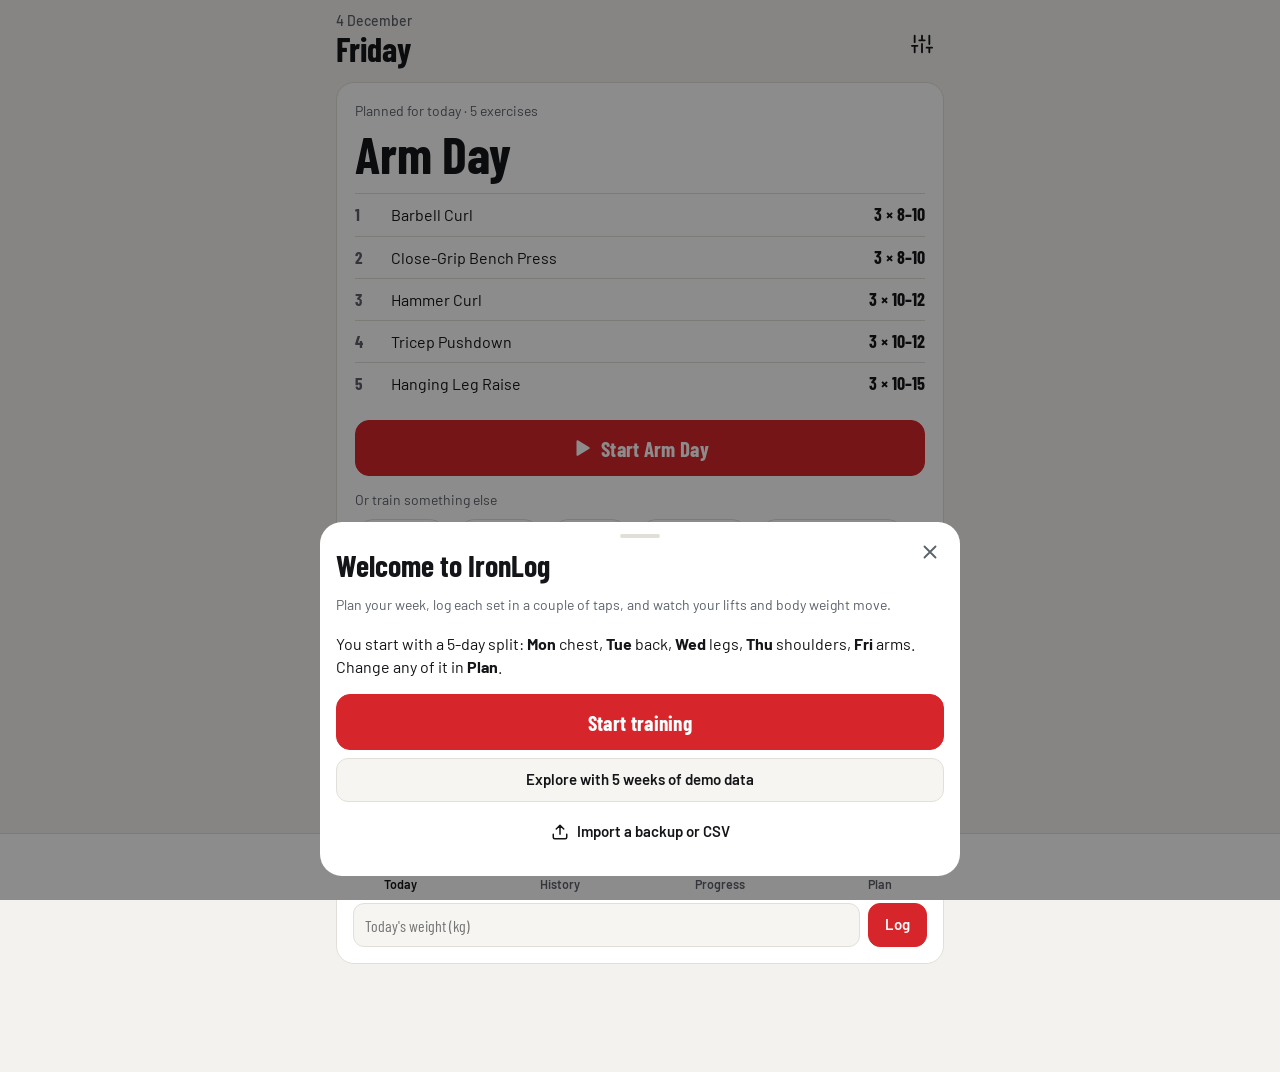
<file: index.html>
<!DOCTYPE html>
<html lang="en">
<head>
<meta charset="utf-8">
<meta name="viewport" content="width=device-width, initial-scale=1, viewport-fit=cover">
<title>IronLog</title>
<meta name="description" content="Gym tracker: weekly routines, sets, reps, weights, PRs and body weight.">
<meta name="theme-color" content="#F3F2EE" media="(prefers-color-scheme: light)">
<meta name="theme-color" content="#0D0E10" media="(prefers-color-scheme: dark)">
<meta name="mobile-web-app-capable" content="yes">
<meta name="apple-mobile-web-app-capable" content="yes">
<meta name="apple-mobile-web-app-title" content="IronLog">
<link rel="manifest" href="manifest.webmanifest">
<link rel="icon" href="icons/icon-192.png">
<link rel="apple-touch-icon" href="icons/apple-180.png">
<link rel="preconnect" href="https://fonts.googleapis.com">
<link rel="preconnect" href="https://fonts.gstatic.com" crossorigin>
<link href="https://fonts.googleapis.com/css2?family=Barlow+Condensed:wght@600;700&family=Barlow:wght@400;500;600;700&display=swap" rel="stylesheet">
<style>
/*
VOICE: a coach's logbook — direct, numeric, no fluff; built for sweaty thumbs between sets.
IDEA: competition bumper plates and the gym whiteboard: red 25s, blue 20s, chalk-white ground.
PICTURE: the live set table is the hero; a weight plate on Today shows the week (one segment per day).
COLOUR and TYPE: chalk/rubber ground, plate red for action, plate blue for "now", gold only for PRs; Barlow Condensed numbers like stamped plates, Barlow text.
LAYOUT: one phone column (max 640px), sticky header, bottom tab bar, bottom sheets, full-screen workout mode.
*/
:root{color-scheme:light dark;
--bg:light-dark(#F3F2EE,#0D0E10);--card:light-dark(#FFFFFF,#17191C);--card2:light-dark(#F6F5F1,#202226);
--ink:light-dark(#141518,#F1F1EF);--muted:light-dark(#5C616A,#9DA3AB);--line:light-dark(#E1DFD8,#2B2E33);
--red:#D7262B;--red-ink:light-dark(#B91D22,#FF6166);--red-soft:light-dark(#FBE4E4,#3A1416);
--blue:light-dark(#1D56CF,#6E9BFF);--blue-soft:light-dark(#E4ECFC,#14213D);
--gold:#F2B705;--gold-soft:light-dark(#FFF4C7,#332A04);--green:light-dark(#17864A,#3CCB7F);--green-soft:light-dark(#E1F4E8,#10291B);
--r:18px;--nav:66px;--sb:env(safe-area-inset-bottom,0px);--st:env(safe-area-inset-top,0px);
--f:'Barlow',system-ui,-apple-system,'Segoe UI',Roboto,sans-serif;--fc:'Barlow Condensed','Roboto Condensed','Arial Narrow',system-ui,sans-serif}
:root[data-theme=light]{color-scheme:light}:root[data-theme=dark]{color-scheme:dark}
*{box-sizing:border-box;min-width:0;-webkit-tap-highlight-color:transparent}
html,body{margin:0;background:var(--bg);color:var(--ink);font:16px/1.45 var(--f);overflow-x:clip}
body.lock{overflow:hidden}
button,input,select,textarea{font:inherit;color:inherit}
button{cursor:pointer}button:disabled{opacity:.45;cursor:default}
:focus-visible{outline:2.5px solid var(--blue);outline-offset:2px}
h2,h3{margin:0}
.i{width:22px;height:22px;fill:none;stroke:currentColor;stroke-width:2;stroke-linecap:round;stroke-linejoin:round;flex:none}
.i.s{width:18px;height:18px}
.sub{color:var(--muted);font-size:14px}
.grow{flex:1}
.num-f{font-family:var(--fc);font-variant-numeric:tabular-nums}

/* shell */
.top{position:sticky;top:0;z-index:5;background:color-mix(in srgb,var(--bg) 90%,transparent);backdrop-filter:blur(12px);-webkit-backdrop-filter:blur(12px)}
.top>div{max-width:640px;margin:0 auto;padding:calc(var(--st) + 12px) 16px 10px;display:flex;align-items:flex-end;gap:10px}
.top h1{font:700 34px/1 var(--fc);margin:0;flex:1}
.top h1 small{display:block;font:500 14px/1.3 var(--f);color:var(--muted);margin-bottom:2px}
main{max-width:640px;margin:0 auto;padding:6px 16px calc(var(--nav) + var(--sb) + 28px)}
.view{display:none}.view.on{display:block}
nav.tabs{position:fixed;bottom:0;left:0;right:0;z-index:10;background:var(--card);border-top:1px solid var(--line);padding-bottom:var(--sb)}
nav.tabs>div{max-width:640px;margin:0 auto;display:grid;grid-template-columns:repeat(4,minmax(0,1fr));height:var(--nav)}
nav.tabs button{border:0;background:none;display:flex;flex-direction:column;align-items:center;justify-content:center;gap:3px;font:600 12.5px var(--f);color:var(--muted)}
nav.tabs .pill{display:grid;place-items:center;width:56px;height:30px;border-radius:99px;transition:background .2s}
nav.tabs button.on{color:var(--ink)}nav.tabs button.on .pill{background:var(--red-soft);color:var(--red-ink)}
.ib{width:44px;height:44px;border-radius:12px;border:0;background:none;display:grid;place-items:center;color:var(--ink);flex:none}
.ib:active{background:var(--card2)}
.banner{margin:0 0 14px;padding:12px 14px;border-radius:14px;background:var(--blue-soft);font-size:14px;display:flex;gap:10px;align-items:flex-start}
.banner .i{color:var(--blue);margin-top:1px}

/* cards & controls */
.card{background:var(--card);border:1px solid var(--line);border-radius:var(--r);padding:16px;margin:0 0 14px}
.card>h3,.sec{font:700 21px/1.15 var(--fc);margin:0 0 10px;display:flex;align-items:center;gap:8px}
.sec{margin:22px 2px 10px}
.btn{display:inline-flex;align-items:center;justify-content:center;gap:8px;min-height:44px;padding:0 16px;border-radius:12px;border:1px solid var(--line);background:var(--card2);font-weight:600;font-size:15px;text-decoration:none}
.btn:active{filter:brightness(.95)}
.btn.pri{background:var(--red);border-color:var(--red);color:#fff}
.btn.blue{background:var(--blue);border-color:var(--blue);color:#fff}
.btn.big{min-height:56px;width:100%;border-radius:14px;font:700 21px var(--fc);letter-spacing:.3px}
.btn.wide{width:100%}
.btn.ghost{background:none;border-color:transparent}
.btn.sm{min-height:38px;padding:0 12px;font-size:14px;border-radius:10px}
.btn.danger{color:var(--red-ink)}
.btns{display:flex;gap:8px;flex-wrap:wrap}.btns>.btn{flex:1}
.in{width:100%;min-height:44px;border:1px solid var(--line);background:var(--card2);border-radius:11px;padding:8px 11px;font-size:16px}
.in:focus{border-color:var(--blue);outline:none;background:var(--card)}
select.in{appearance:none;background-image:linear-gradient(45deg,transparent 50%,var(--muted) 50%),linear-gradient(135deg,var(--muted) 50%,transparent 50%);background-position:calc(100% - 17px) 50%,calc(100% - 12px) 50%;background-size:5px 5px;background-repeat:no-repeat;padding-right:30px}
textarea.in{min-height:90px;resize:vertical}
label.f{display:block;font-size:14px;font-weight:600;color:var(--muted);margin:12px 0 6px}
.chips{display:flex;gap:8px;flex-wrap:wrap}
.chips.scroll{flex-wrap:nowrap;overflow-x:auto;padding-bottom:4px;margin:0 -16px;padding-inline:16px;scrollbar-width:none}
.chip{flex:none;min-height:38px;padding:0 14px;border-radius:99px;border:1px solid var(--line);background:var(--card);font-weight:600;font-size:14px;display:inline-flex;align-items:center;gap:6px}
.chip.on{background:var(--ink);color:var(--bg);border-color:var(--ink)}
.seg{display:grid;grid-auto-flow:column;grid-auto-columns:minmax(0,1fr);background:var(--card2);border:1px solid var(--line);border-radius:13px;padding:3px;gap:3px;margin:0 0 14px}
.seg button{border:0;background:none;min-height:38px;border-radius:10px;font-weight:600;font-size:14px;color:var(--muted)}
.seg button.on{background:var(--card);color:var(--ink);box-shadow:0 1px 3px rgb(0 0 0/.12)}
.dot{width:10px;height:10px;border-radius:50%;background:var(--c,var(--muted));flex:none}
.tag{display:inline-flex;align-items:center;gap:5px;font-size:12.5px;font-weight:600;padding:3px 8px;border-radius:99px;background:var(--card2);color:var(--muted);white-space:nowrap}
.tag.pr{background:var(--gold-soft);color:light-dark(#7A5A00,#F7CF4A)}
.empty{text-align:center;padding:28px 12px;color:var(--muted)}
.empty b{display:block;color:var(--ink);font:700 22px var(--fc);margin-bottom:4px}
.kpis{display:grid;grid-template-columns:repeat(auto-fit,minmax(110px,1fr));gap:10px;margin:0 0 14px}
.kpi{background:var(--card);border:1px solid var(--line);border-radius:14px;padding:12px}
.kpi span{display:block;font-size:13px;color:var(--muted);font-weight:500}
.kpi b{display:block;font:700 28px/1.1 var(--fc);font-variant-numeric:tabular-nums;white-space:nowrap}
.kpi small{font-size:13px;color:var(--muted);white-space:nowrap}
.up{color:var(--green)}.down{color:var(--red-ink)}
.list{display:flex;flex-direction:column}
.li{display:flex;align-items:center;gap:12px;padding:12px 2px;border-bottom:1px solid var(--line);background:none;border-left:0;border-right:0;border-top:0;text-align:left;width:100%;min-height:52px}
.li:last-child{border-bottom:0}
.li .t{font-weight:600}
.li .r{margin-left:auto;text-align:right;white-space:nowrap}

/* today */
.hero{padding:18px}
.hero .sub b{color:var(--ink)}
.hero h2{font:700 clamp(38px,11vw,52px)/1 var(--fc);margin:6px 0 14px;text-wrap:balance}
.plan{list-style:none;margin:0 0 16px;padding:0;counter-reset:p}
.plan li{display:grid;grid-template-columns:26px minmax(0,1fr) auto;gap:4px 10px;align-items:baseline;padding:9px 0;border-top:1px solid var(--line);counter-increment:p}
.plan li::before{content:counter(p);font:700 17px var(--fc);color:var(--muted)}
.plan li b{font:700 18px var(--fc);white-space:nowrap}
.plan li small{grid-column:2/4;color:var(--muted);font-size:13px;margin-top:-4px}
.okline{display:flex;gap:8px;align-items:center;color:var(--green);font-weight:600;margin:0 0 12px}
.alt{margin-top:14px}
.alt .sub{margin-bottom:8px}
.live{border-color:var(--blue);box-shadow:0 0 0 3px var(--blue-soft)}
.prog{height:8px;border-radius:9px;background:var(--card2);overflow:hidden;margin:4px 0 14px}
.prog i{display:block;height:100%;background:var(--blue);border-radius:9px}
.week{display:grid;grid-template-columns:128px minmax(0,1fr);gap:16px;align-items:center}
.week svg{width:128px;height:128px;display:block}
.week h3{font:700 21px var(--fc);margin:0 0 2px}
.week .big{font:700 34px/1 var(--fc)}
.days{display:grid;grid-template-columns:repeat(7,minmax(0,1fr));gap:4px;margin-top:12px;text-align:center;font:600 12px var(--f);color:var(--muted)}
.days i{display:block;width:22px;height:22px;margin:4px auto 0;border-radius:50%;border:2px solid var(--line)}
.days .d-done i{background:var(--red);border-color:var(--red)}
.days .d-plan i{border-color:color-mix(in srgb,var(--ink) 35%,transparent)}
.days .d-today{color:var(--ink)}
.days .d-today i{box-shadow:0 0 0 3px var(--blue-soft);border-color:var(--blue)}
.days .d-today.d-done i{border-color:var(--red)}
.bw{display:flex;gap:14px;align-items:flex-end}
.bw .big{font:700 40px/1 var(--fc);font-variant-numeric:tabular-nums}
.bw svg{flex:1;height:48px}
.logrow{display:grid;grid-template-columns:minmax(0,1fr) auto;gap:8px;margin-top:14px}
.dr{display:grid;grid-template-columns:minmax(0,1fr) 120px auto;gap:8px;margin-top:10px}

/* workout */
#wo{position:fixed;inset:0;z-index:20;background:var(--bg);display:none;flex-direction:column}
#wo.on{display:flex}
.whead{background:var(--card);border-bottom:1px solid var(--line)}
.whead>div{max-width:640px;margin:0 auto;padding:calc(var(--st) + 8px) 8px 8px;display:flex;align-items:center;gap:6px}
.tin{border:0;background:none;font:700 23px/1.1 var(--fc);width:100%;padding:2px 4px;border-radius:8px}
.tin:focus{outline:none;background:var(--card2)}
#wo-clock{padding-left:4px;font-variant-numeric:tabular-nums}
.wbody{flex:1;overflow-y:auto;-webkit-overflow-scrolling:touch}
.wbody>div{max-width:640px;margin:0 auto;padding:14px 10px 40px}
.ex{padding:12px 12px 6px}
.exh{display:flex;align-items:center;gap:10px;margin-bottom:6px}
.exn{font:700 22px/1.1 var(--fc)}
.hint{display:flex;gap:8px;align-items:flex-start;font-size:14px;padding:8px 10px;border-radius:10px;background:var(--card2);margin:4px 0 8px}
.hint.go{background:var(--green-soft)}.hint.go .i{color:var(--green)}
.note{font-size:14px;color:var(--muted);margin:2px 0 8px;font-style:italic}
.row{display:grid;grid-template-columns:30px minmax(0,1fr) 74px 62px 46px;gap:6px;align-items:center;padding:4px 0}
.rpe .row{grid-template-columns:30px 74px 60px 54px 46px}
.rpe .row .prev{display:none}
.row.h{font-size:12.5px;font-weight:600;color:var(--muted);padding:2px 0}
.row.h span:nth-child(n+3){text-align:center}
.sn{width:30px;height:30px;border-radius:9px;display:grid;place-items:center;background:var(--card2);font:700 16px var(--fc)}
.prev{font:500 15px var(--fc);color:var(--muted);white-space:nowrap;overflow:hidden;text-overflow:ellipsis}
.numi{text-align:center;font:600 19px var(--fc);padding:6px 2px;font-variant-numeric:tabular-nums}
.numi::placeholder{color:color-mix(in srgb,var(--muted) 70%,transparent)}
.tick{width:46px;height:44px;border-radius:12px;border:1.5px solid var(--line);background:var(--card2);display:grid;place-items:center;color:var(--muted)}
.row.done .tick{background:var(--green);border-color:var(--green);color:#fff}
.row.done .in{background:var(--green-soft);border-color:transparent}
.row.pr .sn{background:var(--gold);color:#1a1400}
.exf{display:flex;gap:4px;justify-content:space-between;border-top:1px dashed var(--line);margin-top:6px;padding-top:4px}
.rest{background:var(--card);border-top:1px solid var(--line);padding:10px 12px calc(10px + var(--sb))}
.rest>div{max-width:640px;margin:0 auto}
.rbar{height:6px;border-radius:6px;background:var(--card2);overflow:hidden;margin-bottom:8px}
.rbar i{display:block;height:100%;background:var(--blue);transition:width .25s linear}
.rrow{display:flex;align-items:center;gap:8px}
.rtime{flex:1;text-align:center;line-height:1}
.rtime b{display:block;font:700 34px var(--fc);font-variant-numeric:tabular-nums}
.rmsg{flex:1;font-size:14px;color:var(--muted)}
.rmsg.go{color:var(--green);font-weight:700;font-size:16px}

/* history */
.cal{display:grid;grid-template-columns:repeat(7,minmax(0,1fr));gap:4px;text-align:center}
.cal .wd{font-size:12px;font-weight:600;color:var(--muted);padding-bottom:4px}
.cal button,.cal span.c{aspect-ratio:1;border:0;border-radius:12px;background:none;display:flex;flex-direction:column;align-items:center;justify-content:center;gap:3px;font:600 15px var(--fc);max-height:52px;width:100%}
.cal .has{background:var(--red-soft);color:var(--red-ink)}
.cal .tod{box-shadow:inset 0 0 0 2px var(--blue)}
.cal .has i{width:6px;height:6px;border-radius:50%;background:var(--red)}
.calh{display:flex;align-items:center;gap:6px;margin-bottom:8px}
.calh h3{flex:1;font:700 21px var(--fc)}
.sess{display:block;width:100%;text-align:left;background:var(--card);border:1px solid var(--line);border-radius:16px;padding:14px;margin-bottom:10px}
.sess .t{display:flex;justify-content:space-between;gap:8px;align-items:baseline}
.sess .t b{font:700 21px/1.15 var(--fc)}
.sess .meta{display:flex;gap:6px;flex-wrap:wrap;margin-top:8px}
.det{margin-bottom:12px}
.det h4{margin:0 0 4px;font:700 19px var(--fc);display:flex;gap:8px;align-items:center}
.det ol{margin:0;padding:0;list-style:none}
.det li{display:flex;gap:10px;padding:5px 0;border-bottom:1px solid var(--line);font-variant-numeric:tabular-nums}
.det li span:first-child{width:22px;color:var(--muted);font-family:var(--fc);font-weight:700}
.det li .e{margin-left:auto;color:var(--muted);font-size:14px}

/* progress */
.fig{position:relative;height:230px;margin:4px 0}
.fig svg{position:absolute;inset:0;touch-action:pan-y;overflow:visible}
.fig .gl{stroke:var(--line);stroke-width:1}
.fig .tk{fill:var(--muted);font:500 12px var(--f)}
.fig .cl{stroke:var(--muted);stroke-width:1;stroke-dasharray:3 3}
.tip{position:absolute;top:-6px;background:var(--ink);color:var(--bg);font-size:13px;font-weight:600;padding:5px 9px;border-radius:8px;white-space:nowrap;pointer-events:none;z-index:2}
.nochart{position:absolute;inset:0;display:grid;place-items:center;color:var(--muted);font-size:14px;text-align:center;padding:20px;border:1.5px dashed var(--line);border-radius:14px}
.legend{display:flex;gap:14px;flex-wrap:wrap;font-size:13px;color:var(--muted);margin-top:4px}
.legend span{display:inline-flex;align-items:center;gap:6px}
.legend i{width:16px;height:3px;border-radius:2px;background:var(--c)}
.legend i.d{background:repeating-linear-gradient(90deg,var(--c) 0 5px,transparent 5px 8px)}
table.t{width:100%;border-collapse:collapse;font-size:15px}
table.t th{font-size:13px;color:var(--muted);font-weight:600;text-align:left;padding:6px 4px;border-bottom:1px solid var(--line)}
table.t td{padding:9px 4px;border-bottom:1px solid var(--line);font-variant-numeric:tabular-nums}
table.t .n{text-align:right;white-space:nowrap}
.mrow{display:grid;grid-template-columns:86px minmax(0,1fr) 56px;gap:10px;align-items:center;padding:6px 0}
.mrow .bars{display:flex;flex-direction:column;gap:3px}
.mrow .bars i{display:block;height:9px;border-radius:5px;background:var(--c);min-width:2px}
.mrow .bars i.l{opacity:.3}
.mrow .n{text-align:right;font:600 16px var(--fc);white-space:nowrap}
.goalbar{height:12px;border-radius:8px;background:var(--card2);overflow:hidden;margin:8px 0 4px}
.goalbar i{display:block;height:100%;background:var(--red);border-radius:8px}

/* plan */
.sched .li{cursor:pointer}
.sched .dn{width:44px;font:700 18px var(--fc)}
.rt{display:block;width:100%;text-align:left;background:var(--card);border:1px solid var(--line);border-radius:16px;padding:14px;margin-bottom:10px}
.rt b{font:700 22px var(--fc)}
.item{display:grid;grid-template-columns:minmax(0,1fr) auto;gap:6px 8px;padding:10px 0;border-bottom:1px solid var(--line);align-items:center}
.item .nm{font-weight:600}
.item .cfg{grid-column:1/3;display:flex;align-items:center;gap:6px;font-size:14px;color:var(--muted);flex-wrap:wrap}
.item .cfg .in{width:58px;min-height:40px;text-align:center;padding:6px}
.item .mv{display:flex}
.item .mv .ib{width:38px;height:38px}
.daychips{display:grid;grid-template-columns:repeat(7,minmax(0,1fr));gap:6px}
.daychips .chip{justify-content:center;padding:0}

/* sheets, toasts */
.scrim{position:fixed;inset:0;background:rgb(0 0 0/.45);z-index:40;animation:fade .2s}
.sheet{position:fixed;left:0;right:0;bottom:0;z-index:41;max-height:92dvh;overflow-y:auto;background:var(--card);border-radius:22px 22px 0 0;padding:6px 16px calc(22px + var(--sb));max-width:640px;margin:0 auto;animation:up .26s cubic-bezier(.2,.8,.2,1)}
.sheet>.x{position:absolute;top:8px;right:8px;color:var(--muted)}
.sheet h2{padding-right:40px}.sheet h2:focus{outline:none}
.grab{width:40px;height:4px;border-radius:2px;background:var(--line);margin:6px auto 12px}
.sheet h2{font:700 30px/1.05 var(--fc);margin:0 0 12px;text-wrap:balance}
.sheet .sub+.btns,.sheet .btns{margin-top:16px}
.sheet .stack>*+*{margin-top:8px}
.plist{margin-top:8px}
.plist .grp{font-size:13px;font-weight:700;color:var(--muted);margin:14px 0 2px}
.warn{background:var(--gold-soft);border-radius:12px;padding:10px 12px;font-size:14px;margin:10px 0;display:flex;gap:10px;align-items:center;flex-wrap:wrap}
.setg{display:grid;grid-template-columns:minmax(0,1fr) auto;align-items:center;gap:10px;padding:10px 0;border-bottom:1px solid var(--line)}
.setg .seg{margin:0}
.sw{position:relative;width:52px;height:32px;border-radius:99px;border:0;background:var(--line);flex:none}
.sw::after{content:'';position:absolute;top:4px;left:4px;width:24px;height:24px;border-radius:50%;background:#fff;transition:transform .2s;box-shadow:0 1px 3px rgb(0 0 0/.3)}
.sw.on{background:var(--green)}.sw.on::after{transform:translateX(20px)}
#toasts{position:fixed;left:0;right:0;bottom:calc(var(--nav) + var(--sb) + 12px);z-index:60;display:flex;flex-direction:column;align-items:center;gap:8px;pointer-events:none;padding:0 16px}
body.wo-open #toasts{bottom:calc(130px + var(--sb))}
body.sheet-open #toasts{bottom:auto;top:calc(var(--st) + 12px)}
.toast{background:var(--ink);color:var(--bg);padding:11px 16px;border-radius:14px;font-size:15px;font-weight:600;max-width:480px;box-shadow:0 6px 24px rgb(0 0 0/.25);display:flex;gap:10px;align-items:center;animation:up .25s}
.toast.pr{background:var(--gold);color:#1a1400}
@keyframes up{from{transform:translateY(100%);opacity:.4}}
@keyframes fade{from{opacity:0}}
@media (prefers-reduced-motion:reduce){*{animation:none!important;transition:none!important}}
@media (min-width:700px){.sheet{bottom:24px;border-radius:22px}}
@media (max-width:370px){.row{grid-template-columns:28px minmax(0,1fr) 64px 54px 44px;gap:5px}.week{grid-template-columns:104px minmax(0,1fr)}.week svg{width:104px;height:104px}}

</style>
</head>
<body>
<svg width="0" height="0" style="position:absolute" aria-hidden="true">
<symbol id="i-plus" viewBox="0 0 24 24"><path d="M12 5v14M5 12h14"/></symbol>
<symbol id="i-check" viewBox="0 0 24 24"><path d="M20 6 9 17l-5-5"/></symbol>
<symbol id="i-chev-r" viewBox="0 0 24 24"><path d="m9 18 6-6-6-6"/></symbol>
<symbol id="i-chev-l" viewBox="0 0 24 24"><path d="m15 18-6-6 6-6"/></symbol>
<symbol id="i-chev-d" viewBox="0 0 24 24"><path d="m6 9 6 6 6-6"/></symbol>
<symbol id="i-x" viewBox="0 0 24 24"><path d="M18 6 6 18M6 6l12 12"/></symbol>
<symbol id="i-gear" viewBox="0 0 24 24"><path d="M4 21v-7M4 10V3M12 21v-9M12 8V3M20 21v-5M20 12V3M1 14h6M9 8h6M17 16h6"/></symbol>
<symbol id="i-today" viewBox="0 0 24 24"><path d="M6.5 6.5v11M17.5 6.5v11M3 9v6M21 9v6M6.5 12h11"/></symbol>
<symbol id="i-cal" viewBox="0 0 24 24"><rect x="3" y="4" width="18" height="18" rx="2"/><path d="M16 2v4M8 2v4M3 10h18"/></symbol>
<symbol id="i-chart" viewBox="0 0 24 24"><path d="M3 3v18h18M7 15l4-4 3 3 5-6"/></symbol>
<symbol id="i-list" viewBox="0 0 24 24"><path d="M8 6h13M8 12h13M8 18h13M3 6h.01M3 12h.01M3 18h.01"/></symbol>
<symbol id="i-trophy" viewBox="0 0 24 24"><path d="M6 9H4.5a2.5 2.5 0 0 1 0-5H6M18 9h1.5a2.5 2.5 0 0 0 0-5H18M4 22h16M10 14.7V17c0 .6-.5 1-1 1.2C7.9 18.8 7 20.2 7 22M14 14.7V17c0 .6.5 1 1 1.2 1.1.6 2 2 2 3.8M18 2H6v7a6 6 0 0 0 12 0V2z"/></symbol>
<symbol id="i-more" viewBox="0 0 24 24"><circle cx="12" cy="5" r="1.6" fill="currentColor"/><circle cx="12" cy="12" r="1.6" fill="currentColor"/><circle cx="12" cy="19" r="1.6" fill="currentColor"/></symbol>
<symbol id="i-trash" viewBox="0 0 24 24"><path d="M3 6h18M19 6v14a2 2 0 0 1-2 2H7a2 2 0 0 1-2-2V6M8 6V4a2 2 0 0 1 2-2h4a2 2 0 0 1 2 2v2"/></symbol>
<symbol id="i-edit" viewBox="0 0 24 24"><path d="M12 20h9M16.5 3.5a2.1 2.1 0 0 1 3 3L7 19l-4 1 1-4z"/></symbol>
<symbol id="i-up" viewBox="0 0 24 24"><path d="M12 19V5M5 12l7-7 7 7"/></symbol>
<symbol id="i-down" viewBox="0 0 24 24"><path d="M12 5v14M19 12l-7 7-7-7"/></symbol>
<symbol id="i-trend" viewBox="0 0 24 24"><path d="M22 7l-8.5 8.5-5-5L2 17M16 7h6v6"/></symbol>
<symbol id="i-play" viewBox="0 0 24 24"><path d="M7 4.5v15l12.5-7.5z" fill="currentColor"/></symbol>
<symbol id="i-scale" viewBox="0 0 24 24"><rect x="3" y="3" width="18" height="18" rx="4"/><path d="M12 8v3M8 11a4 4 0 0 1 8 0"/></symbol>
<symbol id="i-info" viewBox="0 0 24 24"><circle cx="12" cy="12" r="10"/><path d="M12 16v-4M12 8h.01"/></symbol>
<symbol id="i-repeat" viewBox="0 0 24 24"><path d="M17 1l4 4-4 4M3 11V9a4 4 0 0 1 4-4h14M7 23l-4-4 4-4M21 13v2a4 4 0 0 1-4 4H3"/></symbol>
<symbol id="i-timer" viewBox="0 0 24 24"><circle cx="12" cy="13" r="8"/><path d="M12 9v4l2 2M9 2h6"/></symbol>
<symbol id="i-download" viewBox="0 0 24 24"><path d="M21 15v4a2 2 0 0 1-2 2H5a2 2 0 0 1-2-2v-4M7 10l5 5 5-5M12 15V3"/></symbol>
<symbol id="i-upload" viewBox="0 0 24 24"><path d="M21 15v4a2 2 0 0 1-2 2H5a2 2 0 0 1-2-2v-4M17 8l-5-5-5 5M12 3v12"/></symbol>
<symbol id="i-copy" viewBox="0 0 24 24"><rect x="9" y="9" width="13" height="13" rx="2"/><path d="M5 15H4a2 2 0 0 1-2-2V4a2 2 0 0 1 2-2h9a2 2 0 0 1 2 2v1"/></symbol>
<symbol id="i-search" viewBox="0 0 24 24"><circle cx="11" cy="11" r="8"/><path d="m21 21-4.3-4.3"/></symbol>
<symbol id="i-swap" viewBox="0 0 24 24"><path d="M16 3h5v5M4 20 21 3M21 16v5h-5M15 15l6 6M4 4l5 5"/></symbol>
</svg>

<header class="top"><div>
  <h1 id="title">Today</h1>
  <button class="ib" data-act="settings" aria-label="Settings"><svg class="i"><use href="#i-gear"/></svg></button>
</div></header>

<main>
  <section class="view" id="v-today"></section>
  <section class="view" id="v-history"></section>
  <section class="view" id="v-progress"></section>
  <section class="view" id="v-plan"></section>
</main>

<nav class="tabs" aria-label="Sections"><div>
  <button data-tab="today"><span class="pill"><svg class="i"><use href="#i-today"/></svg></span>Today</button>
  <button data-tab="history"><span class="pill"><svg class="i"><use href="#i-cal"/></svg></span>History</button>
  <button data-tab="progress"><span class="pill"><svg class="i"><use href="#i-chart"/></svg></span>Progress</button>
  <button data-tab="plan"><span class="pill"><svg class="i"><use href="#i-list"/></svg></span>Plan</button>
</div></nav>

<div id="wo" role="dialog" aria-label="Workout in progress">
  <div class="whead"><div>
    <button class="ib" data-act="wo-min" aria-label="Minimise workout"><svg class="i"><use href="#i-chev-d"/></svg></button>
    <div class="grow"><input id="wo-name" class="tin" aria-label="Workout name" maxlength="40"><div id="wo-clock" class="sub"></div></div>
    <button class="btn pri" data-act="wo-finish">Finish</button>
  </div></div>
  <div class="wbody" id="wo-scroll"><div id="wo-list"></div></div>
  <div class="rest"><div id="rest"></div></div>
</div>

<div id="layer"></div>
<div id="toasts" aria-live="polite"></div>

<script>
{
/* ===== core: helpers, data, storage, stats ===== */
const $ = (s, r = document) => r.querySelector(s);
const $$ = (s, r = document) => [...r.querySelectorAll(s)];
const esc = s => String(s ?? '').replace(/[&<>"']/g, c => ({ '&': '&amp;', '<': '&lt;', '>': '&gt;', '"': '&quot;', "'": '&#39;' }[c]));
const ic = (n, c = '') => `<svg class="i ${c}" aria-hidden="true"><use href="#i-${n}"/></svg>`;
const KEY = 'ironlog_v3', OLD_KEY = 'ironlog_gym_tracker_v2', LB = 2.20462, DAY = 864e5;
const MUSCLES = ['Chest', 'Back', 'Legs', 'Shoulders', 'Arms', 'Core', 'Full body', 'Cardio', 'Other'];
const MCOL = { Chest: '#D7262B', Back: '#1D56CF', Legs: '#E08600', Shoulders: '#17864A', Arms: '#8B5CF6', Core: '#64748B', 'Full body': '#0E9F9E', Cardio: '#DB2777', Other: '#78716C' };
const EQUIP = ['Barbell', 'Dumbbell', 'Machine', 'Cable', 'Bodyweight', 'Kettlebell', 'Other'];
const DOW = ['Monday', 'Tuesday', 'Wednesday', 'Thursday', 'Friday', 'Saturday', 'Sunday'];
const slug = s => String(s).toLowerCase().replace(/[^a-z0-9]+/g, '-').replace(/^-|-$/g, '');
const uid = p => p + '-' + Date.now().toString(36) + Math.random().toString(36).slice(2, 6);
const clone = o => JSON.parse(JSON.stringify(o));
const framed = (() => { try { return window.self !== window.top; } catch (e) { return true; } })();

const LIB = [
  ['Barbell Bench Press', 'Chest', 'Barbell'], ['Dumbbell Bench Press', 'Chest', 'Dumbbell'], ['Incline Barbell Bench Press', 'Chest', 'Barbell'],
  ['Incline Dumbbell Press', 'Chest', 'Dumbbell'], ['Machine Chest Press', 'Chest', 'Machine'], ['Cable Fly', 'Chest', 'Cable'],
  ['Pec Deck', 'Chest', 'Machine'], ['Dumbbell Fly', 'Chest', 'Dumbbell'], ['Dips', 'Chest', 'Bodyweight'], ['Push-Ups', 'Chest', 'Bodyweight'],
  ['Deadlift', 'Back', 'Barbell'], ['Pull-Ups', 'Back', 'Bodyweight'], ['Chin-Ups', 'Back', 'Bodyweight'], ['Lat Pulldown', 'Back', 'Cable'],
  ['Barbell Row', 'Back', 'Barbell'], ['Dumbbell Row', 'Back', 'Dumbbell'], ['Seated Cable Row', 'Back', 'Cable'], ['T-Bar Row', 'Back', 'Barbell'],
  ['Back Squat', 'Legs', 'Barbell'], ['Front Squat', 'Legs', 'Barbell'], ['Leg Press', 'Legs', 'Machine'], ['Romanian Deadlift', 'Legs', 'Barbell'],
  ['Bulgarian Split Squat', 'Legs', 'Dumbbell'], ['Walking Lunge', 'Legs', 'Dumbbell'], ['Leg Extension', 'Legs', 'Machine'], ['Leg Curl', 'Legs', 'Machine'],
  ['Hip Thrust', 'Legs', 'Barbell'], ['Standing Calf Raise', 'Legs', 'Machine'], ['Hack Squat', 'Legs', 'Machine'],
  ['Overhead Press', 'Shoulders', 'Barbell'], ['Dumbbell Shoulder Press', 'Shoulders', 'Dumbbell'], ['Lateral Raise', 'Shoulders', 'Dumbbell'],
  ['Cable Lateral Raise', 'Shoulders', 'Cable'], ['Rear Delt Fly', 'Shoulders', 'Dumbbell'], ['Face Pull', 'Shoulders', 'Cable'], ['Shrugs', 'Shoulders', 'Dumbbell'],
  ['Barbell Curl', 'Arms', 'Barbell'], ['Dumbbell Curl', 'Arms', 'Dumbbell'], ['Hammer Curl', 'Arms', 'Dumbbell'], ['Preacher Curl', 'Arms', 'Machine'],
  ['Tricep Pushdown', 'Arms', 'Cable'], ['Overhead Tricep Extension', 'Arms', 'Cable'], ['Skull Crusher', 'Arms', 'Barbell'], ['Close-Grip Bench Press', 'Arms', 'Barbell'],
  ['Hanging Leg Raise', 'Core', 'Bodyweight'], ['Cable Crunch', 'Core', 'Cable'], ['Ab Wheel Rollout', 'Core', 'Other'], ['Russian Twist', 'Core', 'Bodyweight'],
];
// Old IronLog (v2) names -> new library names
const ALIAS = {
  'barbell deadlift': 'Deadlift', 'barbell back squat': 'Back Squat', 'overhead barbell press': 'Overhead Press', 'bent-over barbell row': 'Barbell Row',
  'barbell bicep curl': 'Barbell Curl', 'dumbbell chest fly': 'Dumbbell Fly', 'weighted dips': 'Dips', 'cable crossover': 'Cable Fly',
  'lying leg curl': 'Leg Curl', 'dumbbell lateral raise': 'Lateral Raise', 'cable face pull': 'Face Pull', 'tricep rope pushdown': 'Tricep Pushdown',
  'ez-bar skullcrusher': 'Skull Crusher', 'chest press': 'Machine Chest Press', 'dumbbell chest press': 'Dumbbell Bench Press', 'bench press': 'Barbell Bench Press',
  'squat': 'Back Squat', 'ohp': 'Overhead Press',
};
// The weekly plan you start with (editable in Plan)
const ROUTINES = [
  { name: 'Chest Day', day: 0, items: [['Barbell Bench Press', 4, 6, 8], ['Dumbbell Bench Press', 3, 8, 10], ['Incline Dumbbell Press', 3, 8, 12], ['Machine Chest Press', 3, 10, 12], ['Cable Fly', 3, 12, 15]] },
  { name: 'Back Day', day: 1, items: [['Deadlift', 3, 5, 5], ['Pull-Ups', 3, 6, 10], ['Barbell Row', 3, 8, 10], ['Lat Pulldown', 3, 10, 12], ['Seated Cable Row', 3, 10, 12]] },
  { name: 'Leg Day', day: 2, items: [['Back Squat', 4, 5, 8], ['Romanian Deadlift', 3, 8, 10], ['Leg Press', 3, 10, 12], ['Leg Curl', 3, 10, 12], ['Standing Calf Raise', 4, 12, 15]] },
  { name: 'Shoulder Day', day: 3, items: [['Overhead Press', 4, 6, 8], ['Dumbbell Shoulder Press', 3, 8, 10], ['Lateral Raise', 4, 12, 15], ['Rear Delt Fly', 3, 12, 15], ['Shrugs', 3, 10, 12]] },
  { name: 'Arm Day', day: 4, items: [['Barbell Curl', 3, 8, 10], ['Close-Grip Bench Press', 3, 8, 10], ['Hammer Curl', 3, 10, 12], ['Tricep Pushdown', 3, 10, 12], ['Hanging Leg Raise', 3, 10, 15]] },
];

function freshState() {
  const ex = LIB.map(([n, m, q]) => ({ id: slug(n), n, m, q }));
  const routines = ROUTINES.map(r => ({ id: 'r-' + slug(r.name), name: r.name, items: r.items.map(([n, s, lo, hi]) => ({ ex: slug(n), s, lo, hi })) }));
  const sched = Array(7).fill(null);
  ROUTINES.forEach((r, i) => { sched[r.day] = routines[i].id; });
  return { v: 3, unit: 'kg', rest: 90, inc: { kg: 2.5, lbs: 5 }, rpe: false, sound: true, vib: true, ex, routines, sched, sessions: [], bw: [], goals: {}, bwGoal: null, active: null, seen: false };
}

/* storage: localStorage with an in-memory fallback */
let mem = {}, storeOK = true;
const store = {
  get(k) { try { return localStorage.getItem(k); } catch (e) { storeOK = false; return mem[k] ?? null; } },
  set(k, v) { try { localStorage.setItem(k, v); } catch (e) { storeOK = false; mem[k] = v; } },
  del(k) { try { localStorage.removeItem(k); } catch (e) { delete mem[k]; } },
};
let S, dirty = true, saveT = 0;
function load() {
  const raw = store.get(KEY);
  if (raw) { try { S = Object.assign(freshState(), JSON.parse(raw)); return; } catch (e) { console.warn('Bad saved data', e); } }
  S = freshState();
}
function save() { dirty = true; clearTimeout(saveT); saveT = 0; store.set(KEY, JSON.stringify(S)); }
function saveSoon() { dirty = true; clearTimeout(saveT); saveT = setTimeout(save, 350); }

/* units & formatting (weights are stored in kg) */
const U = () => S.unit;
const toD = kg => (S.unit === 'lbs' ? kg * LB : kg);
const toKg = v => (S.unit === 'lbs' ? v / LB : v);
const r1 = n => Math.round(n * 10) / 10;
const fw = kg => String(r1(toD(kg || 0)));
const fnum = n => Math.round(n).toLocaleString('en-GB');
const fk = n => (Math.abs(n) >= 10000 ? (n / 1000).toFixed(Math.abs(n) >= 100000 ? 0 : 1) + 'k' : fnum(n));
const incKg = () => toKg(S.inc[S.unit] || (S.unit === 'kg' ? 2.5 : 5));
const pnum = v => { const n = parseFloat(String(v).replace(',', '.')); return Number.isFinite(n) ? n : null; };
const e1 = (w, r) => (!(w > 0) || !(r > 0) ? 0 : r === 1 ? w : w * (1 + r / 30));
const rr = it => (it.lo === it.hi ? `${it.lo}` : `${it.lo}–${it.hi}`);
const setTxt = t => (t.w > 0 ? `${fw(t.w)}×${t.r}` : `${t.r} reps`);

/* dates */
const iso = (d = new Date()) => `${d.getFullYear()}-${String(d.getMonth() + 1).padStart(2, '0')}-${String(d.getDate()).padStart(2, '0')}`;
const pd = s => { const [y, m, d] = String(s).split('-').map(Number); return new Date(y, m - 1, d); };
const dow = d => (d.getDay() + 6) % 7;
const addDays = (s, n) => { const d = pd(s); d.setDate(d.getDate() + n); return iso(d); };
const monday = s => addDays(s, -dow(pd(s)));
const fdate = (s, o = { weekday: 'short', day: 'numeric', month: 'short' }) => pd(s).toLocaleDateString('en-GB', o);
const dur = ms => { const m = Math.max(1, Math.round(ms / 6e4)); return m >= 60 ? `${Math.floor(m / 60)} h ${String(m % 60).padStart(2, '0')}` : `${m} min`; };
const clock = s => { s = Math.max(0, Math.ceil(s)); const h = Math.floor(s / 3600), m = Math.floor(s % 3600 / 60), x = s % 60; return (h ? h + ':' + String(m).padStart(2, '0') : m) + ':' + String(x).padStart(2, '0'); };

/* exercises */
const EX = id => S.ex.find(e => e.id === id) || { id, n: id, m: 'Other', q: 'Other' };
function exByName(name) {
  const n = String(name).trim(), low = n.toLowerCase();
  const target = (ALIAS[low] || n).toLowerCase();
  return S.ex.find(e => e.n.toLowerCase() === target) || S.ex.find(e => e.n.toLowerCase() === low);
}
function addExercise(n, m = 'Other', q = 'Other') {
  const found = exByName(n); if (found) { found.hide = false; return found; }
  let id = slug(n) || uid('ex'); if (S.ex.some(e => e.id === id)) id = uid(id);
  n = n.trim(); if (n === n.toLowerCase()) n = n.replace(/(^|[\s-])\S/g, c => c.toUpperCase());
  const e = { id, n, m: MUSCLES.includes(m) ? m : 'Other', q, c: true }; S.ex.push(e); return e;
}

/* stats: per-exercise bests and the PRs each session set (cached until data changes) */
const cmpS = (a, b) => a.date.localeCompare(b.date) || (a.start || 0) - (b.start || 0);
function entryBest(e) {
  const b = { e1: 0, w: 0, r: 0, rw: 0, vol: 0, n: 0, top: null };
  for (const t of e.sets) {
    if (!t.done) continue; b.n++;
    const v = e1(t.w, t.r); if (v > b.e1) b.e1 = v;
    if ((t.w || 0) > b.w || (b.top && (t.w || 0) === b.w && t.r > b.top.r)) { b.w = t.w || 0; b.top = t; }
    if (!b.top) b.top = t;
    if (!(t.w > 0)) b.rw = Math.max(b.rw, t.r || 0);
    b.r = Math.max(b.r, t.r || 0); b.vol += (t.w || 0) * (t.r || 0);
  }
  return b;
}
let ST = null;
function stats() {
  if (!dirty && ST) return ST;
  const ss = [...S.sessions].sort(cmpS), best = {}, prs = {};
  for (const s of ss) {
    const list = [];
    for (const e of s.ex) {
      const x = entryBest(e); if (!x.n) continue;
      const b = best[e.ex];
      if (b) {
        if (x.e1 > b.e1 + 1e-6) list.push({ ex: e.ex, t: 'e1', v: x.e1, set: x.top });
        else if (x.w > b.w + 1e-6) list.push({ ex: e.ex, t: 'w', v: x.w, set: x.top });
        else if (x.w === 0 && x.rw > b.rw) list.push({ ex: e.ex, t: 'r', v: x.rw });
        b.e1 = Math.max(b.e1, x.e1); b.w = Math.max(b.w, x.w); b.rw = Math.max(b.rw, x.rw); b.n += 1; b.last = s.date;
      } else best[e.ex] = { e1: x.e1, w: x.w, rw: x.rw, n: 1, first: s.date, last: s.date };
    }
    prs[s.id] = list;
  }
  ST = { ss, best, prs }; dirty = false; return ST;
}
const prText = p => (p.t === 'e1' ? `est. 1RM ${fw(p.v)} ${U()}` : p.t === 'w' ? `heaviest ${fw(p.v)} ${U()}` : `${p.v} reps`);
function sessVol(s) { let v = 0, n = 0; for (const e of s.ex) for (const t of e.sets) if (t.done) { v += (t.w || 0) * (t.r || 0); n++; } return { v, n }; }
function bestExcluding(exId, excl) {
  const b = { e1: 0, w: 0, rw: 0, has: false };
  for (const s of S.sessions) {
    if (s.id === excl) continue;
    for (const e of s.ex) if (e.ex === exId) { const x = entryBest(e); if (!x.n) continue; b.has = true; b.e1 = Math.max(b.e1, x.e1); b.w = Math.max(b.w, x.w); b.rw = Math.max(b.rw, x.rw); }
  }
  return b;
}
function lastPerf(exId, excl) {
  const ss = stats().ss;
  for (let i = ss.length - 1; i >= 0; i--) {
    const s = ss[i]; if (s.id === excl) continue;
    for (const e of s.ex) if (e.ex === exId) { const sets = e.sets.filter(t => t.done); if (sets.length) return { date: s.date, sets }; }
  }
  return null;
}
/* progressive overload: hit the top of the rep range on every set -> add one increment */
function suggestion(exId, item, excl) {
  const lp = lastPerf(exId, excl); if (!lp) return { lp: null, up: false, sets: [] };
  const top = Math.max(...lp.sets.map(t => t.w || 0));
  const up = !!(item && item.hi && top > 0 && lp.sets.length >= item.s && lp.sets.every(t => t.r >= item.hi));
  const sets = lp.sets.map(t => (up ? { w: top + incKg(), r: item.lo } : { w: t.w || 0, r: t.r }));
  return { lp, up, top, sets };
}

/* ===== charts (hand-drawn SVG, no libraries, work offline) ===== */
let ROs = [];
const clearCharts = () => { ROs.forEach(r => r.disconnect()); ROs = []; };
const nice = v => { if (!(v > 0)) return 1; const p = 10 ** Math.floor(Math.log10(v)), f = v / p; return (f <= 1 ? 1 : f <= 2 ? 2 : f <= 2.5 ? 2.5 : f <= 5 ? 5 : 10) * p; };
const tickTxt = v => (Math.abs(v) >= 10000 ? r1(v / 1000) + 'k' : String(r1(v)));
const shortD = x => new Date(x).toLocaleDateString('en-GB', { day: 'numeric', month: 'short' });

function observe(el, draw) { const ro = new ResizeObserver(() => draw()); ro.observe(el); ROs.push(ro); }

/* series: [{pts:[{x,y,...}], c, dash, area, line, dots, w}] ; tip(point) -> text */
function lineChart(el, series, o = {}) {
  const draw = () => {
    const W = el.clientWidth, H = el.clientHeight; if (!W || !H) return;
    const pts = series.flatMap(s => s.pts);
    if (!pts.length) { el.innerHTML = `<div class="nochart">${o.empty || 'No data in this range yet'}</div>`; return; }
    const small = W < 420, P = { l: small ? 38 : 46, r: 12, t: 30, b: 26 };
    let x0 = Math.min(...pts.map(p => p.x)), x1 = Math.max(...pts.map(p => p.x));
    if (x1 - x0 < DAY * 2) { x0 -= DAY * 3; x1 += DAY * 3; }
    let y0 = Math.min(...pts.map(p => p.y)), y1 = Math.max(...pts.map(p => p.y));
    let sp = y1 - y0; if (sp < 1e-9) sp = Math.max(1, Math.abs(y1) * 0.1);
    y0 -= sp * 0.15; y1 += sp * 0.15; if (o.zero || y0 < 0) y0 = Math.max(0, y0);
    const st = nice((y1 - y0) / (small ? 3 : 4)); y0 = Math.floor(y0 / st) * st; y1 = Math.ceil(y1 / st) * st; if (y1 === y0) y1 = y0 + st;
    const X = x => P.l + (x - x0) / (x1 - x0) * (W - P.l - P.r), Y = y => H - P.b - (y - y0) / (y1 - y0) * (H - P.t - P.b);
    let g = '';
    for (let v = y0; v <= y1 + st / 2; v += st) { const yy = Y(v).toFixed(1); g += `<line x1="${P.l}" x2="${W - P.r}" y1="${yy}" y2="${yy}" class="gl"/><text x="${P.l - 7}" y="${+yy + 4}" class="tk" text-anchor="end">${tickTxt(v)}</text>`; }
    const nx = small ? 3 : 4;
    for (let i = 0; i < nx; i++) { const x = x0 + (x1 - x0) * i / (nx - 1); g += `<text x="${X(x).toFixed(1)}" y="${H - 6}" class="tk" text-anchor="${i === 0 ? 'start' : i === nx - 1 ? 'end' : 'middle'}">${shortD(x)}</text>`; }
    let body = '';
    for (const s of series) {
      const ps = [...s.pts].sort((a, b) => a.x - b.x); if (!ps.length) continue;
      const d = ps.map((p, i) => (i ? 'L' : 'M') + X(p.x).toFixed(1) + ',' + Y(p.y).toFixed(1)).join('');
      if (s.area) body += `<path d="${d}L${X(ps.at(-1).x).toFixed(1)},${H - P.b}L${X(ps[0].x).toFixed(1)},${H - P.b}Z" fill="${s.c}" opacity=".1"/>`;
      if (s.line !== false && ps.length > 1) body += `<path d="${d}" fill="none" stroke="${s.c}" stroke-width="${s.w || 2.5}" ${s.dash ? 'stroke-dasharray="6 5"' : ''} stroke-linejoin="round" stroke-linecap="round"/>`;
      if (s.dots !== false) body += ps.map(p => `<circle cx="${X(p.x).toFixed(1)}" cy="${Y(p.y).toFixed(1)}" r="${s.r || (ps.length > 40 ? 2.5 : 3.6)}" fill="${s.fill || 'var(--card)'}" stroke="${s.c}" stroke-width="2"/>`).join('');
    }
    el.innerHTML = `<svg width="${W}" height="${H}" role="img" aria-label="${esc(o.label || 'Chart')}">${g}${body}<g class="cur"></g></svg><div class="tip" hidden></div>`;
    if (!o.tip) return;
    const svg = el.querySelector('svg'), cur = svg.querySelector('.cur'), tip = el.querySelector('.tip');
    const main = [...series[o.tipSeries || 0].pts].sort((a, b) => a.x - b.x);
    const pick = ev => {
      const r = svg.getBoundingClientRect(), mx = ev.clientX - r.left; let best = null, bd = 1e9;
      for (const p of main) { const dd = Math.abs(X(p.x) - mx); if (dd < bd) { bd = dd; best = p; } }
      if (!best) return; const xx = X(best.x);
      cur.innerHTML = `<line x1="${xx}" x2="${xx}" y1="${P.t - 6}" y2="${H - P.b}" class="cl"/>` + series.map(s => { const q = s.pts.find(p => p.x === best.x); return q ? `<circle cx="${xx}" cy="${Y(q.y)}" r="5.5" fill="${s.c}"/>` : ''; }).join('');
      tip.hidden = false; tip.textContent = o.tip(best);
      const tw = tip.offsetWidth; tip.style.left = Math.min(Math.max(0, xx - tw / 2), W - tw) + 'px';
    };
    svg.addEventListener('pointerdown', pick);
    svg.addEventListener('pointermove', e => { if (e.buttons || e.pointerType === 'mouse') pick(e); });
    svg.addEventListener('pointerleave', e => { if (e.pointerType === 'mouse') { tip.hidden = true; cur.innerHTML = ''; } });
  };
  observe(el, draw); draw();
}

/* bars: [{label, v, on}] */
function barChart(el, bars, o = {}) {
  const draw = () => {
    const W = el.clientWidth, H = el.clientHeight; if (!W || !H) return;
    if (!bars.some(b => b.v > 0)) { el.innerHTML = `<div class="nochart">${o.empty || 'Nothing logged yet'}</div>`; return; }
    const small = W < 420, P = { l: small ? 38 : 46, r: 6, t: 30, b: 26 };
    const max = Math.max(...bars.map(b => b.v)), st = nice(max / 3), y1 = Math.ceil(max / st) * st || 1;
    const Y = y => H - P.b - y / y1 * (H - P.t - P.b), bw = (W - P.l - P.r) / bars.length;
    let g = '';
    for (let v = 0; v <= y1 + st / 2; v += st) { const yy = Y(v).toFixed(1); g += `<line x1="${P.l}" x2="${W - P.r}" y1="${yy}" y2="${yy}" class="gl"/><text x="${P.l - 7}" y="${+yy + 4}" class="tk" text-anchor="end">${tickTxt(v)}</text>`; }
    const every = Math.ceil(bars.length / (small ? 4 : 6));
    const body = bars.map((b, i) => {
      const x = P.l + i * bw + bw * 0.18, w = bw * 0.64, y = Y(b.v), h = H - P.b - y;
      const lab = (bars.length - 1 - i) % every === 0 ? `<text x="${(x + w / 2).toFixed(1)}" y="${H - 6}" class="tk" text-anchor="middle">${esc(b.label)}</text>` : '';
      return `<rect x="${x.toFixed(1)}" y="${y.toFixed(1)}" width="${w.toFixed(1)}" height="${Math.max(0, h).toFixed(1)}" rx="${Math.min(5, w / 3)}" fill="${b.on ? 'var(--red)' : 'color-mix(in srgb,var(--red) 38%,var(--card))'}"><title>${esc(b.label)}: ${fnum(b.v)}</title></rect>${lab}`;
    }).join('');
    el.innerHTML = `<svg width="${W}" height="${H}" role="img" aria-label="${esc(o.label || 'Bar chart')}">${g}${body}</svg><div class="tip" hidden></div>`;
    if (!o.tip) return;
    const svg = el.querySelector('svg'), tip = el.querySelector('.tip');
    svg.addEventListener('pointerdown', ev => {
      const r = svg.getBoundingClientRect(), i = Math.floor((ev.clientX - r.left - P.l) / bw); const b = bars[i]; if (!b) return;
      tip.hidden = false; tip.textContent = o.tip(b); const tw = tip.offsetWidth, cx = P.l + i * bw + bw / 2;
      tip.style.left = Math.min(Math.max(0, cx - tw / 2), W - tw) + 'px';
    });
  };
  observe(el, draw); draw();
}

function sparkline(vals, c = 'var(--red)') {
  if (vals.length < 2) return '<svg></svg>';
  const lo = Math.min(...vals), hi = Math.max(...vals), sp = hi - lo || 1;
  const d = vals.map((v, i) => (i ? 'L' : 'M') + (i / (vals.length - 1) * 100).toFixed(2) + ',' + (30 - (v - lo) / sp * 26).toFixed(2)).join('');
  return `<svg viewBox="0 0 100 32" preserveAspectRatio="none" aria-hidden="true"><path d="${d}" fill="none" stroke="${c}" stroke-width="2.5" vector-effect="non-scaling-stroke" stroke-linejoin="round" stroke-linecap="round"/></svg>`;
}

/* the week as a bumper plate: one segment per weekday */
function weekPlate(days) {
  const cx = 64, cy = 64, R = 61, r2 = 39, gap = 4;
  const arc = (a0, a1, ro, ri) => {
    const p = (a, r) => [cx + r * Math.sin(a * Math.PI / 180), cy - r * Math.cos(a * Math.PI / 180)].map(n => n.toFixed(2)).join(',');
    const lg = a1 - a0 > 180 ? 1 : 0;
    return `M${p(a0, ro)}A${ro},${ro} 0 ${lg} 1 ${p(a1, ro)}L${p(a1, ri)}A${ri},${ri} 0 ${lg} 0 ${p(a0, ri)}Z`;
  };
  const segs = days.map((d, i) => {
    const a0 = i * 360 / 7 + gap / 2, a1 = (i + 1) * 360 / 7 - gap / 2;
    const fill = d.done ? '#D7262B' : d.today && d.sched ? '#2F6BE8' : d.sched ? '#4A4D55' : '#2A2C31';
    return `<path d="${arc(a0, a1, R - 5, r2 + 3)}" fill="${fill}"><title>${DOW[i]}: ${d.done ? 'trained' : d.sched ? 'planned' : 'rest'}</title></path>`;
  }).join('');
  return `<svg viewBox="0 0 128 128" role="img" aria-label="This week as a plate: ${days.filter(d => d.done).length} days trained">
    <circle cx="${cx}" cy="${cy}" r="${R + 2}" fill="#141518"/><circle cx="${cx}" cy="${cy}" r="${R + 1.5}" fill="none" stroke="#33363C" stroke-width="1.5"/>
    ${segs}
    <circle cx="${cx}" cy="${cy}" r="${r2}" fill="#1B1D21"/>
    <circle cx="${cx}" cy="${cy}" r="25" fill="#BFC3C9"/><circle cx="${cx}" cy="${cy}" r="25" fill="none" stroke="#fff" stroke-opacity=".55" stroke-width="1.2" stroke-dasharray="40 200"/>
    <circle cx="${cx}" cy="${cy}" r="19" fill="#8E939B"/><circle cx="${cx}" cy="${cy}" r="13" fill="var(--card)"/>
  </svg>`;
}

/* ===== views ===== */
let view = 'today', lastView = 'today', calMonth = iso().slice(0, 7), pTab = 'strength', pRange = '3m', pEx = null, dip = null, hideBanner = false;
const RANGES = { '1m': 31, '3m': 92, '6m': 183, '1y': 366, all: 1e6 };
const rangeSeg = () => `<div class="seg" role="tablist">${Object.keys(RANGES).map(k => `<button data-act="range" data-v="${k}" class="${pRange === k ? 'on' : ''}">${k === 'all' ? 'All' : k.toUpperCase()}</button>`).join('')}</div>`;
const inRange = date => (Date.now() - pd(date).getTime()) / DAY <= RANGES[pRange];
const routineById = id => S.routines.find(r => r.id === id);

function setTitle(t, sub) { $('#title').innerHTML = (sub ? `<small>${esc(sub)}</small>` : '') + esc(t); }

function renderView() {
  clearCharts();
  $$('.view').forEach(v => v.classList.toggle('on', v.id === 'v-' + view));
  $$('nav.tabs button').forEach(b => { b.classList.toggle('on', b.dataset.tab === view); b.setAttribute('aria-current', b.dataset.tab === view ? 'page' : 'false'); });
  ({ today: renderToday, history: renderHistory, progress: renderProgress, plan: renderPlan })[view]();
}

/* ---------- Today ---------- */
function weekDays() {
  const t = iso(), mon = monday(t), trained = new Set(S.sessions.map(s => s.date));
  return [...Array(7)].map((_, i) => { const d = addDays(mon, i); return { d, i, sched: !!routineById(S.sched[i]), done: trained.has(d), today: d === t, past: d < t }; });
}
function renderToday() {
  const now = new Date(), t = iso(now), d = dow(now), r = routineById(S.sched[d]);
  setTitle(DOW[d], now.toLocaleDateString('en-GB', { day: 'numeric', month: 'long' }));
  const doneToday = S.sessions.filter(s => s.date === t);
  const others = S.routines.filter(x => !r || x.id !== r.id);
  const altChips = `<div class="chips">${others.map(x => `<button class="chip" data-act="start" data-id="${x.id}">${esc(x.name)}</button>`).join('')}<button class="chip" data-act="start" data-id="">${ic('plus', 's')} Empty workout</button></div>`;
  let h = '';
  if (framed && !hideBanner) h += `<div class="banner">${ic('info')}<div class="grow">This is the preview. Data here stays in this browser only — use Settings → Backup often, or install the app on your phone for real training.</div><button class="ib" data-act="hide-banner" aria-label="Dismiss">${ic('x', 's')}</button></div>`;
  if (S.active) {
    const a = S.active, tot = a.ex.reduce((n, e) => n + e.sets.length, 0), dn = a.ex.reduce((n, e) => n + e.sets.filter(x => x.done).length, 0);
    h += `<div class="card hero live"><div class="sub">${a.editing ? 'Editing a past workout' : 'In progress · started ' + new Date(a.start).toLocaleTimeString('en-GB', { hour: '2-digit', minute: '2-digit' })}</div>
      <h2>${esc(a.name)}</h2><div class="sub">${dn} of ${tot} sets done</div><div class="prog"><i style="width:${tot ? dn / tot * 100 : 0}%"></i></div>
      <button class="btn big blue" data-act="resume">${ic('play')} Resume workout</button></div>`;
  } else if (r) {
    h += `<div class="card hero"><div class="sub">${doneToday.length ? '<b>Done today</b>' : 'Planned for today'} · ${r.items.length} exercises</div><h2>${esc(r.name)}</h2>
      <ol class="plan">${r.items.map(it => { const lp = lastPerf(it.ex); const top = lp && lp.sets.reduce((a, b) => ((b.w || 0) > (a.w || 0) ? b : a)); return `<li><span>${esc(EX(it.ex).n)}</span><b>${it.s} × ${rr(it)}</b>${top ? `<small>Last: ${setTxt(top)}${top.w > 0 ? ' ' + U() : ''}</small>` : ''}</li>`; }).join('')}</ol>
      ${doneToday.length ? `<div class="okline">${ic('check')} Logged: ${esc(doneToday.map(s => s.name).join(', '))}</div>` : ''}
      <button class="btn big pri" data-act="start" data-id="${r.id}">${ic('play')} Start ${esc(r.name)}</button>
      <div class="alt"><div class="sub">Or train something else</div>${altChips}</div></div>`;
  } else {
    h += `<div class="card hero"><div class="sub">Nothing planned</div><h2>Rest day</h2>
      <p class="sub" style="margin-top:-4px">Recovery is training too. Want to lift anyway?</p>${altChips}</div>`;
  }
  // week plate
  const wd = weekDays(), planned = wd.filter(x => x.sched).length, trained = wd.filter(x => x.done).length;
  const wk = S.sessions.filter(s => s.date >= wd[0].d), vol = wk.reduce((a, s) => a + sessVol(s).v, 0);
  h += `<div class="card"><div class="week">${weekPlate(wd)}<div><h3>This week</h3><div class="big">${trained}<span class="sub" style="font:500 16px var(--f)"> of ${planned || '—'} workouts</span></div>
    <div class="sub">${fk(toD(vol))} ${U()} lifted · ${wk.reduce((a, s) => a + sessVol(s).n, 0)} sets</div></div></div>
    <div class="days">${wd.map(x => `<div class="${x.done ? 'd-done' : x.sched ? 'd-plan' : ''} ${x.today ? 'd-today' : ''}">${DOW[x.i][0]}<i></i></div>`).join('')}</div></div>`;
  // body weight
  const bw = [...S.bw].sort((a, b) => a.d.localeCompare(b.d)), last = bw.at(-1);
  const ref = last && [...bw].reverse().find(x => x.d <= addDays(last.d, -7));
  const delta = last && ref ? toD(last.kg) - toD(ref.kg) : null;
  const recent = bw.filter(x => x.d >= addDays(t, -60)).map(x => x.kg);
  h += `<div class="card"><h3>${ic('scale')} Body weight</h3>
    ${last ? `<div class="bw"><div><div class="big">${fw(last.kg)}<span class="sub" style="font:500 16px var(--f)"> ${U()}</span></div><div class="sub">${last.d === t ? 'Today' : fdate(last.d)}${delta !== null ? ` · ${delta > 0 ? '+' : ''}${r1(delta)} ${U()} vs a week before` : ''}</div></div>${sparkline(recent, 'var(--blue)')}</div>` : '<p class="sub" style="margin:0">Weigh in to track your body weight next to your lifts.</p>'}
    <div class="logrow"><input id="bw-in" class="in num-f" inputmode="decimal" placeholder="Today's weight (${U()})" aria-label="Today's body weight in ${U()}" enterkeyhint="done"><button class="btn pri" data-act="bw-log">Log</button></div></div>`;
  // recent PRs
  const st = stats(), prs = [];
  for (const s of [...st.ss].reverse()) { for (const p of st.prs[s.id] || []) prs.push({ ...p, date: s.date }); if (prs.length >= 5) break; }
  if (prs.length) h += `<div class="card"><h3>${ic('trophy')} Recent records</h3><div class="list">${prs.slice(0, 5).map(p => `<div class="li"><span class="dot" style="--c:${MCOL[EX(p.ex).m]}"></span><div><div class="t">${esc(EX(p.ex).n)}</div><div class="sub">${prText(p)}</div></div><span class="r sub">${fdate(p.date, { day: 'numeric', month: 'short' })}</span></div>`).join('')}</div></div>`;
  $('#v-today').innerHTML = h;
}

/* ---------- History ---------- */
function renderHistory() {
  setTitle('History');
  const [y, m] = calMonth.split('-').map(Number), first = new Date(y, m - 1, 1), nDays = new Date(y, m, 0).getDate(), t = iso();
  const by = {}; for (const s of S.sessions) (by[s.date] = by[s.date] || []).push(s);
  let cells = DOW.map(d => `<div class="wd">${d[0]}</div>`).join('') + '<span class="c"></span>'.repeat(dow(first));
  for (let i = 1; i <= nDays; i++) {
    const ds = iso(new Date(y, m - 1, i)), has = by[ds];
    cells += has ? `<button class="has ${ds === t ? 'tod' : ''}" data-act="day" data-d="${ds}" aria-label="${fdate(ds)}: ${has.length} workout">${i}<i></i></button>` : `<span class="c ${ds === t ? 'tod' : ''}">${i}</span>`;
  }
  const inMonth = S.sessions.filter(s => s.date.startsWith(calMonth));
  const mv = inMonth.reduce((a, s) => a + sessVol(s).v, 0);
  let h = `<div class="card"><div class="calh"><h3>${first.toLocaleDateString('en-GB', { month: 'long', year: 'numeric' })}</h3>
    <button class="ib" data-act="cal" data-d="-1" aria-label="Previous month">${ic('chev-l')}</button><button class="ib" data-act="cal" data-d="1" aria-label="Next month">${ic('chev-r')}</button></div>
    <div class="cal">${cells}</div><div class="sub" style="margin-top:10px">${inMonth.length} workouts · ${fk(toD(mv))} ${U()} lifted this month</div></div>`;
  const ss = [...S.sessions].sort(cmpS).reverse(), st = stats();
  if (!ss.length) h += `<div class="empty"><b>No workouts yet</b>Finish your first session and it shows up here.</div>`;
  let curM = '';
  for (const s of ss) {
    const mk = s.date.slice(0, 7);
    if (mk !== curM) { curM = mk; h += `<div class="sec">${pd(s.date).toLocaleDateString('en-GB', { month: 'long', year: 'numeric' })}</div>`; }
    const sv = sessVol(s), prs = st.prs[s.id] || [], muscles = [...new Set(s.ex.map(e => EX(e.ex).m))];
    h += `<button class="sess" data-act="sess" data-id="${s.id}"><div class="t"><b>${esc(s.name)}</b><span class="sub">${fdate(s.date)}</span></div>
      <div class="meta">${s.end ? `<span class="tag">${ic('timer', 's')}${dur(s.end - s.start)}</span>` : ''}<span class="tag">${sv.n} sets</span><span class="tag">${fk(toD(sv.v))} ${U()}</span>${prs.length ? `<span class="tag pr">${ic('trophy', 's')}${prs.length} PR${prs.length > 1 ? 's' : ''}</span>` : ''}${s.demo ? '<span class="tag">demo</span>' : ''}</div>
      <div class="meta">${muscles.map(mm => `<span class="tag"><span class="dot" style="--c:${MCOL[mm]}"></span>${mm}</span>`).join('')}</div></button>`;
  }
  $('#v-history').innerHTML = h;
}
function sessionSheet(id) {
  const s = S.sessions.find(x => x.id === id); if (!s) return;
  const sv = sessVol(s), prs = stats().prs[s.id] || [];
  const prSet = new Set(prs.map(p => p.set).filter(Boolean));
  sheet(`<div class="sub">${fdate(s.date, { weekday: 'long', day: 'numeric', month: 'long', year: 'numeric' })}</div><h2>${esc(s.name)}</h2>
    <div class="kpis"><div class="kpi"><span>Duration</span><b>${s.end ? dur(s.end - s.start) : '—'}</b></div><div class="kpi"><span>Sets</span><b>${sv.n}</b></div><div class="kpi"><span>Volume</span><b>${fk(toD(sv.v))}</b><small>${U()}</small></div></div>
    ${prs.length ? `<div class="warn">${ic('trophy')}<div>${prs.map(p => `<b>${esc(EX(p.ex).n)}</b> — ${prText(p)}`).join('<br>')}</div></div>` : ''}
    ${s.ex.map(e => `<div class="det"><h4><span class="dot" style="--c:${MCOL[EX(e.ex).m]}"></span>${esc(EX(e.ex).n)}</h4>${e.note ? `<div class="note">${esc(e.note)}</div>` : ''}<ol>${e.sets.map((t, j) => `<li><span>${j + 1}</span><span>${t.w > 0 ? `${fw(t.w)} ${U()} × ${t.r}` : `${t.r} reps`}${t.rpe ? ` <span class="sub">@${t.rpe}</span>` : ''}${prSet.has(t) ? ` <span class="tag pr">PR</span>` : ''}</span><span class="e">${t.w > 0 && t.r <= 15 ? 'e1RM ' + fw(e1(t.w, t.r)) : ''}</span></li>`).join('')}</ol></div>`).join('')}
    <div class="btns"><button class="btn" data-act="sess-edit" data-id="${s.id}">${ic('edit', 's')} Edit</button><button class="btn" data-act="sess-repeat" data-id="${s.id}">${ic('repeat', 's')} Do again</button></div>
    <button class="btn wide ghost danger" style="margin-top:8px" data-act="sess-del" data-id="${s.id}">${ic('trash', 's')} Delete workout</button>`);
}

/* ---------- Progress ---------- */
function renderProgress() {
  setTitle('Progress');
  let h = `<div class="seg" role="tablist">${[['strength', 'Strength'], ['body', 'Body weight'], ['volume', 'Volume']].map(([k, l]) => `<button data-act="ptab" data-v="${k}" class="${pTab === k ? 'on' : ''}">${l}</button>`).join('')}</div>`;
  $('#v-progress').innerHTML = h + '<div id="pbody"></div>';
  ({ strength: progStrength, body: progBody, volume: progVolume })[pTab]();
}
function exSeries(exId) {
  return stats().ss.flatMap(s => s.ex.filter(e => e.ex === exId).map(e => ({ s, e, b: entryBest(e) }))).filter(x => x.b.n);
}
function progStrength() {
  const st = stats();
  const used = Object.keys(st.best).sort((a, b) => st.best[b].last.localeCompare(st.best[a].last) || EX(a).n.localeCompare(EX(b).n));
  const el = $('#pbody');
  if (!used.length) { el.innerHTML = `<div class="empty"><b>No lifts logged yet</b>Finish a workout and each exercise gets its own progress chart here.</div>`; return; }
  if (!used.includes(pEx)) pEx = used[0];
  const all = exSeries(pEx), weighted = all.some(x => x.b.w > 0), rows = all.filter(x => inRange(x.s.date));
  const best = weighted ? Math.max(...all.map(x => x.b.e1)) : Math.max(...all.map(x => x.b.r));
  const heavy = Math.max(...all.map(x => x.b.w));
  const firstV = rows.length ? (weighted ? rows[0].b.e1 : rows[0].b.r) : 0, lastV = rows.length ? (weighted ? rows.at(-1).b.e1 : rows.at(-1).b.r) : 0;
  const ch = rows.length > 1 ? (weighted ? toD(lastV) - toD(firstV) : lastV - firstV) : null;
  const goal = S.goals[pEx];
  let h = `<label class="f" for="pex">Exercise</label><select id="pex" class="in" data-chg="pex">${used.map(id => `<option value="${id}" ${id === pEx ? 'selected' : ''}>${esc(EX(id).n)} (${st.best[id].n})</option>`).join('')}</select>
    <div class="kpis" style="margin-top:14px">
      <div class="kpi"><span>${weighted ? 'Best est. 1RM' : 'Most reps'}</span><b>${weighted ? fw(best) : best}</b><small>${weighted ? U() : 'reps'}</small></div>
      ${weighted ? `<div class="kpi"><span>Heaviest set</span><b>${fw(heavy)}</b><small>${U()}</small></div>` : ''}
      <div class="kpi"><span>Change (${pRange === 'all' ? 'all time' : pRange.toUpperCase()})</span><b class="${ch > 0 ? 'up' : ch < 0 ? 'down' : ''}">${ch === null ? '—' : (ch > 0 ? '+' : '') + r1(ch)}</b><small>${ch === null ? 'need 2 sessions' : weighted ? U() + ' e1RM' : 'reps'}</small></div>
    </div>
    <div class="card"><h3>${weighted ? 'Estimated 1RM & top set' : 'Best set (reps)'}</h3>${rangeSeg()}<div class="fig" id="f-str"></div>
    <div class="legend">${weighted ? `<span><i style="--c:var(--red)"></i>Est. 1RM</span><span><i class="d" style="--c:var(--blue)"></i>Top set weight</span>` : `<span><i style="--c:var(--red)"></i>Reps</span>`}</div></div>`;
  if (weighted) {
    const reps = [1, 3, 5, 8, 10, 12], sets = all.flatMap(x => x.e.sets.filter(t => t.done).map(t => ({ ...t, d: x.s.date })));
    h += `<div class="card"><h3>Rep records</h3><table class="t"><thead><tr><th>Reps</th><th class="n">Heaviest</th><th class="n">Date</th></tr></thead><tbody>${reps.map(n => { const c = sets.filter(t => t.r >= n && t.w > 0).sort((a, b) => b.w - a.w || b.r - a.r)[0]; return `<tr><td>${n}+</td><td class="n"><b>${c ? fw(c.w) + ' ' + U() : '—'}</b>${c && c.r > n ? ` <span class="sub">×${c.r}</span>` : ''}</td><td class="n sub">${c ? fdate(c.d, { day: 'numeric', month: 'short' }) : ''}</td></tr>`; }).join('')}</tbody></table></div>
    <div class="card"><h3>Goal</h3><div class="logrow" style="margin-top:0"><input id="goal-in" class="in num-f" inputmode="decimal" placeholder="Target weight for one set (${U()})" value="${goal ? fw(goal) : ''}" aria-label="Goal weight"><button class="btn" data-act="goal-save">Save</button></div>
    ${goal ? `<div class="goalbar"><i style="width:${Math.min(100, heavy / goal * 100)}%"></i></div><div class="sub">${heavy >= goal ? 'Goal reached — set a new one.' : `${fw(heavy)} of ${fw(goal)} ${U()} · ${r1(toD(goal - heavy))} ${U()} to go`}</div>` : ''}</div>`;
  }
  h += `<div class="card"><h3>Sessions</h3><div class="list">${[...all].reverse().slice(0, 8).map(x => `<button class="li" data-act="sess" data-id="${x.s.id}"><div><div class="t">${fdate(x.s.date)}</div><div class="sub">${x.e.sets.filter(t => t.done).map(setTxt).join(' · ')}</div></div><span class="r">${weighted ? fw(x.b.e1) : x.b.r} ${ic('chev-r', 's')}</span></button>`).join('')}</div></div>`;
  el.innerHTML = h;
  const pts = rows.map(x => ({ x: pd(x.s.date).getTime(), y: weighted ? toD(x.b.e1) : x.b.r, top: x.b.top, d: x.s.date }));
  const series = [{ pts, c: 'var(--red)', area: true }];
  if (weighted) series.push({ pts: rows.map(x => ({ x: pd(x.s.date).getTime(), y: toD(x.b.w) })), c: 'var(--blue)', dash: true, dots: false, w: 2 });
  lineChart($('#f-str'), series, { label: `${EX(pEx).n} progress`, tip: p => `${fdate(p.d, { day: 'numeric', month: 'short' })} · ${weighted ? `e1RM ${r1(p.y)} · top ${setTxt(p.top)}` : p.y + ' reps'}` });
}
function progBody() {
  const el = $('#pbody'), all = [...S.bw].sort((a, b) => a.d.localeCompare(b.d)), rows = all.filter(x => inRange(x.d));
  const last = all.at(-1);
  const ch = rows.length > 1 ? toD(rows.at(-1).kg) - toD(rows[0].kg) : null;
  let h = `<div class="kpis"><div class="kpi"><span>Current</span><b>${last ? fw(last.kg) : '—'}</b><small>${U()}</small></div>
    <div class="kpi"><span>Change (${pRange === 'all' ? 'all' : pRange.toUpperCase()})</span><b>${ch === null ? '—' : (ch > 0 ? '+' : '') + r1(ch)}</b><small>${ch === null ? '' : U()}</small></div>
    <div class="kpi"><span>Goal</span><b>${S.bwGoal ? fw(S.bwGoal) : '—'}</b><small>${S.bwGoal && last ? `${r1(Math.abs(toD(last.kg - S.bwGoal)))} ${U()} to go` : 'not set'}</small></div></div>
    <div class="card"><h3>Trend</h3>${rangeSeg()}<div class="fig" id="f-bw"></div><div class="legend"><span><i style="--c:var(--blue)"></i>7-day average</span><span><i style="--c:var(--muted)"></i>Weigh-ins</span>${S.bwGoal ? '<span><i class="d" style="--c:var(--green)"></i>Goal</span>' : ''}</div></div>
    <div class="card"><h3>Log a weigh-in</h3><div class="dr" style="margin-top:0"><input id="bw-date" class="in" type="date" value="${iso()}" max="${iso()}" aria-label="Date"><input id="bw-in2" class="in num-f" inputmode="decimal" placeholder="${U()}" aria-label="Weight in ${U()}"><button class="btn pri" data-act="bw-log2">Log</button></div>
    <div class="logrow"><input id="bwg-in" class="in num-f" inputmode="decimal" placeholder="Goal weight (${U()})" value="${S.bwGoal ? fw(S.bwGoal) : ''}" aria-label="Goal body weight"><button class="btn" data-act="bwg-save">Set goal</button></div></div>`;
  if (all.length) h += `<div class="card"><h3>Weigh-ins</h3><div class="list">${[...all].reverse().slice(0, 14).map(x => `<div class="li"><div class="t">${fdate(x.d)}</div><span class="r num-f" style="font-size:19px;font-weight:700">${fw(x.kg)} <span class="sub">${U()}</span></span><button class="ib" data-act="bw-del" data-d="${x.d}" aria-label="Delete weigh-in ${fdate(x.d)}">${ic('trash', 's')}</button></div>`).join('')}</div></div>`;
  el.innerHTML = h;
  const pts = rows.map(x => ({ x: pd(x.d).getTime(), y: toD(x.kg), d: x.d }));
  const avg = pts.map(p => { const win = all.filter(x => pd(x.d).getTime() <= p.x && pd(x.d).getTime() > p.x - 7 * DAY); return { x: p.x, y: win.reduce((a, b) => a + toD(b.kg), 0) / win.length, d: p.d }; });
  const series = [{ pts: avg, c: 'var(--blue)', dots: false, w: 3 }, { pts, c: 'var(--muted)', line: false, r: 3, fill: 'var(--muted)' }];
  if (S.bwGoal && pts.length) series.push({ pts: [{ x: pts[0].x, y: toD(S.bwGoal) }, { x: pts.at(-1).x, y: toD(S.bwGoal) }], c: 'var(--green)', dash: true, dots: false, w: 1.5 });
  lineChart($('#f-bw'), series, { label: 'Body weight trend', empty: 'Log a few weigh-ins to see your trend', tipSeries: 1, tip: p => `${fdate(p.d, { day: 'numeric', month: 'short' })} · ${r1(p.y)} ${U()} · avg ${r1(avg.find(a => a.x === p.x).y)}` });
}
function progVolume() {
  const el = $('#pbody'), thisMon = monday(iso());
  const weeks = [...Array(12)].map((_, i) => addDays(thisMon, -7 * (11 - i)));
  const wk = Object.fromEntries(weeks.map(w => [w, { v: 0, n: 0, s: 0, m: {} }]));
  for (const s of S.sessions) {
    const w = wk[monday(s.date)]; if (!w) continue; w.n++;
    for (const e of s.ex) { const mm = EX(e.ex).m; for (const t of e.sets) if (t.done) { w.v += (t.w || 0) * (t.r || 0); w.s++; w.m[mm] = (w.m[mm] || 0) + 1; } }
  }
  const cur = wk[thisMon], prev = wk[weeks[10]];
  const ms = MUSCLES.filter(mm => cur.m[mm] || prev.m[mm]), mx = Math.max(1, ...ms.map(mm => Math.max(cur.m[mm] || 0, prev.m[mm] || 0)));
  el.innerHTML = `<div class="kpis"><div class="kpi"><span>Workouts this week</span><b>${cur.n}</b><small>last week ${prev.n}</small></div>
    <div class="kpi"><span>Sets this week</span><b>${cur.s}</b><small>last week ${prev.s}</small></div>
    <div class="kpi"><span>Volume this week</span><b>${fk(toD(cur.v))}</b><small>last week ${fk(toD(prev.v))} ${U()}</small></div></div>
    <div class="card"><h3>Weekly volume (${U()})</h3><div class="fig" id="f-vol"></div><div class="sub">Weight × reps for every ticked set, Monday to Sunday.</div></div>
    <div class="card"><h3>Sets per muscle group</h3><div class="legend" style="margin:0 0 8px"><span><i style="--c:var(--ink)"></i>This week</span><span><i style="--c:var(--ink);opacity:.3"></i>Last week</span></div>
    ${ms.length ? ms.map(mm => `<div class="mrow" style="--c:${MCOL[mm]}"><span>${mm}</span><div class="bars"><i style="width:${(cur.m[mm] || 0) / mx * 100}%"></i><i class="l" style="width:${(prev.m[mm] || 0) / mx * 100}%"></i></div><span class="n">${cur.m[mm] || 0} <span class="sub">/ ${prev.m[mm] || 0}</span></span></div>`).join('') : '<div class="sub">No sets in the last two weeks.</div>'}</div>`;
  barChart($('#f-vol'), weeks.map(w => ({ label: fdate(w, { day: 'numeric', month: 'short' }), v: toD(wk[w].v), on: w === thisMon, n: wk[w].n })), { label: 'Weekly volume', tip: b => `Week of ${b.label}: ${fnum(b.v)} ${U()} · ${b.n} workouts` });
}

/* ---------- Plan ---------- */
function renderPlan() {
  setTitle('Plan');
  const custom = S.ex.filter(e => e.c && !e.hide).length;
  let h = `<div class="card sched"><h3>${ic('cal')} Weekly schedule</h3><div class="list">${DOW.map((d, i) => { const r = routineById(S.sched[i]); return `<button class="li" data-act="sched" data-d="${i}"><span class="dn">${d.slice(0, 3)}</span><span class="t" style="${r ? '' : 'color:var(--muted);font-weight:500'}">${r ? esc(r.name) : 'Rest'}</span><span class="r sub">${r ? r.items.length + ' exercises' : ''} ${ic('chev-r', 's')}</span></button>`; }).join('')}</div></div>
    <div class="sec">Routines</div>`;
  h += S.routines.map(r => { const days = DOW.filter((_, i) => S.sched[i] === r.id).map(d => d.slice(0, 3)); const ms = [...new Set(r.items.map(it => EX(it.ex).m))]; return `<button class="rt" data-act="rt-edit" data-id="${r.id}"><div style="display:flex;justify-content:space-between;gap:8px;align-items:baseline"><b>${esc(r.name)}</b><span class="sub">${days.join(', ') || 'Not scheduled'}</span></div><div class="sub" style="margin:4px 0 8px">${r.items.map(it => esc(EX(it.ex).n)).join(' · ') || 'No exercises yet'}</div><div class="meta" style="display:flex;gap:6px;flex-wrap:wrap">${ms.map(mm => `<span class="tag"><span class="dot" style="--c:${MCOL[mm]}"></span>${mm}</span>`).join('')}</div></button>`; }).join('');
  h += `<button class="btn wide" data-act="rt-new">${ic('plus', 's')} New routine</button>
    <div class="sec">Exercise library</div><button class="card li" style="padding:14px 16px" data-act="lib"><div><div class="t">${S.ex.filter(e => !e.hide).length} exercises</div><div class="sub">${custom} of your own · add, rename or hide</div></div><span class="r">${ic('chev-r')}</span></button>`;
  $('#v-plan').innerHTML = h;
}

/* ===== live workout ===== */
const R = { end: 0, total: 0, iv: 0, mode: '', msg: '' };
let wl = null, actx = null;
const newSets = n => Array.from({ length: Math.max(1, n) }, () => ({ w: null, r: null, rpe: null, done: false }));
const woOpen = () => $('#wo').classList.contains('on');
const syncLock = () => { document.body.classList.toggle('lock', stack.length > 0 || woOpen()); document.body.classList.toggle('sheet-open', stack.length > 0); };

function busyGuard() {
  if (!S.active) return false;
  sheet(`<h2>A workout is already open</h2><p class="sub">Finish or discard “${esc(S.active.name)}” before starting another one.</p><div class="btns"><button class="btn" data-act="close">Cancel</button><button class="btn blue" data-act="resume-close">Go to workout</button></div>`);
  return true;
}
function startWorkout(rid) {
  if (busyGuard()) return;
  const r = rid ? routineById(rid) : null;
  S.active = { id: uid('s'), name: r ? r.name : 'Workout', routine: r ? r.id : null, start: Date.now(), date: iso(),
    ex: r ? r.items.map(it => ({ ex: it.ex, item: { s: it.s, lo: it.lo, hi: it.hi }, note: '', sets: newSets(it.s) })) : [] };
  R.end = 0; R.msg = ''; save(); go('workout');
  if (!r) setTimeout(() => picker(addToWorkout), 250);
}
function repeatSession(id) {
  const s = S.sessions.find(x => x.id === id); if (!s || busyGuard()) return;
  const r = routineById(s.routine);
  S.active = { id: uid('s'), name: s.name, routine: s.routine, start: Date.now(), date: iso(),
    ex: s.ex.map(e => { const it = r && r.items.find(i => i.ex === e.ex); return { ex: e.ex, item: it ? { s: it.s, lo: it.lo, hi: it.hi } : null, note: '', sets: newSets(e.sets.length) }; }) };
  R.end = 0; save(); go('workout');
}
function editSession(id) {
  const s = S.sessions.find(x => x.id === id); if (!s || busyGuard()) return;
  const r = routineById(s.routine);
  S.active = { id: s.id, editing: s.id, name: s.name, routine: s.routine, start: s.start, end: s.end, date: s.date, demo: s.demo,
    ex: s.ex.map(e => { const it = r && r.items.find(i => i.ex === e.ex); return { ex: e.ex, item: it ? { s: it.s, lo: it.lo, hi: it.hi } : null, note: e.note || '', sets: e.sets.map(t => ({ ...t, done: true })) }; }) };
  R.end = 0; save(); go('workout');
}
function addToWorkout(id) {
  const r = routineById(S.active.routine), it = r && r.items.find(i => i.ex === id);
  const lp = lastPerf(id, S.active.editing);
  S.active.ex.push({ ex: id, item: it ? { s: it.s, lo: it.lo, hi: it.hi } : null, note: '', sets: newSets(it ? it.s : lp ? lp.sets.length : 3) });
  save(); renderWO();
  requestAnimationFrame(() => { const c = $$('#wo-list .ex').at(-1); c && c.scrollIntoView({ behavior: 'smooth', block: 'start' }); });
}

/* placeholders: last time's numbers (or +1 increment when you earned it), following today's weight once you change it */
function placeholders(e) {
  const sg = suggestion(e.ex, e.item, S.active.editing);
  return e.sets.map((t, j) => {
    let p = sg.sets[j] || sg.sets.at(-1); p = p ? { ...p } : { w: null, r: e.item ? e.item.lo : null };
    let k = j - 1; while (k >= 0 && !e.sets[k].done) k--;
    const prev = k >= 0 ? e.sets[k] : null;
    if (prev) {
      const ps = sg.sets[k];
      if (!ps || Math.abs((ps.w || 0) - (prev.w || 0)) > 1e-6) p.w = prev.w;
      if (!ps) p.r = prev.r;
    }
    return p;
  });
}
function exCard(e, i) {
  const x = EX(e.ex), a = S.active, sg = suggestion(e.ex, e.item, a.editing), ph = placeholders(e), bwEx = x.q === 'Bodyweight';
  let hint = '';
  if (sg.up) hint = `<div class="hint go">${ic('trend', 's')}<span>You hit ${e.item.hi} reps on every set last time — go up to <b>${fw(sg.top + incKg())} ${U()}</b>.</span></div>`;
  else if (!sg.lp && !a.editing) hint = `<div class="hint">${ic('info', 's')}<span>First time logging this${e.item ? ` — pick a weight you can lift for ${rr(e.item)} clean reps` : ''}.</span></div>`;
  const rows = e.sets.map((t, j) => {
    const prev = sg.lp && (sg.lp.sets[j] || null), p = ph[j];
    const pw = p.w > 0 ? fw(p.w) : p.w === 0 || bwEx ? '0' : '', pr = p.r != null ? p.r : '';
    return `<div class="row ${t.done ? 'done' : ''} ${t.pr ? 'pr' : ''}" data-i="${i}" data-j="${j}">
      <span class="sn" title="${t.pr ? 'Personal record' : ''}">${t.pr ? ic('trophy', 's') : j + 1}</span>
      <span class="prev">${prev ? setTxt(prev) : '—'}</span>
      <input class="in numi" data-f="w" inputmode="decimal" enterkeyhint="next" autocomplete="off" value="${t.w != null ? fw(t.w) : ''}" placeholder="${pw}" aria-label="Set ${j + 1} weight in ${U()}${bwEx ? ' (added)' : ''}">
      <input class="in numi" data-f="r" inputmode="numeric" enterkeyhint="${S.rpe ? 'next' : 'done'}" autocomplete="off" value="${t.r ?? ''}" placeholder="${pr}" aria-label="Set ${j + 1} reps">
      ${S.rpe ? `<input class="in numi" data-f="rpe" inputmode="decimal" enterkeyhint="done" autocomplete="off" value="${t.rpe ?? ''}" placeholder="RPE" aria-label="Set ${j + 1} RPE">` : ''}
      <button class="tick" data-act="tick" aria-pressed="${t.done}" aria-label="Set ${j + 1} done">${ic('check')}</button></div>`;
  }).join('');
  return `<div class="card ex ${S.rpe ? 'rpe' : ''}" data-i="${i}">
    <div class="exh"><span class="dot" style="--c:${MCOL[x.m]}"></span><div class="grow"><div class="exn">${esc(x.n)}</div><div class="sub">${e.item ? `${e.item.s} × ${rr(e.item)} · ` : ''}${x.m}${bwEx ? ' · weight = added load' : ''}</div></div>
    <button class="ib" data-act="ex-menu" data-i="${i}" aria-label="Options for ${esc(x.n)}">${ic('more')}</button></div>
    ${hint}${e.note ? `<div class="note">${esc(e.note)}</div>` : ''}
    <div class="row h"><span>Set</span><span>Previous</span><span>${U()}</span><span>Reps</span>${S.rpe ? '<span>RPE</span>' : ''}<span></span></div>
    ${rows}
    <div class="exf"><button class="btn ghost sm" data-act="set-add" data-i="${i}">${ic('plus', 's')} Add set</button><button class="btn ghost sm" data-act="set-del" data-i="${i}" ${e.sets.length ? '' : 'disabled'}>Remove last set</button></div></div>`;
}
function renderWO() {
  const a = S.active; if (!a) return;
  const nm = $('#wo-name'); if (document.activeElement !== nm) nm.value = a.name;
  $('#wo-list').innerHTML = (a.ex.length ? a.ex.map(exCard).join('') : `<div class="empty"><b>No exercises yet</b>Add the first one to get going.</div>`) +
    `<button class="btn wide" data-act="wo-addex" style="min-height:52px">${ic('plus', 's')} Add exercise</button>`;
  woClock(); renderRest(true);
}
function renderCard(i) { const c = $(`#wo-list .ex[data-i="${i}"]`); if (c) c.outerHTML = exCard(S.active.ex[i], i); }
function woClock() {
  const a = S.active, el = $('#wo-clock'); if (!a || !el) return;
  const tot = a.ex.reduce((n, e) => n + e.sets.length, 0), dn = a.ex.reduce((n, e) => n + e.sets.filter(t => t.done).length, 0);
  el.textContent = (a.editing ? `Editing · ${fdate(a.date)}` : clock((Date.now() - a.start) / 1000)) + ` · ${dn}/${tot} sets`;
}

/* fill a set from its placeholder; returns an error message or '' */
function fillSet(e, j) {
  const t = e.sets[j], p = placeholders(e)[j];
  const w = t.w != null ? t.w : p.w, r = t.r != null ? t.r : p.r;
  if (!(r > 0)) return 'Enter the reps first';
  if (w == null) { if (EX(e.ex).q === 'Bodyweight') { t.w = 0; } else return 'Enter the weight first'; } else t.w = w;
  t.r = r; t.done = true; return '';
}
function tick(i, j) {
  audioInit();
  const a = S.active, e = a.ex[i], t = e.sets[j];
  if (t.done) { t.done = false; t.pr = false; save(); renderCard(i); woClock(); return; }
  const err = fillSet(e, j);
  if (err) { toast(err); const inp = $(`#wo-list .row[data-i="${i}"][data-j="${j}"] [data-f="${err.includes('reps') ? 'r' : 'w'}"]`); inp && inp.focus(); return; }
  // PR check against history and earlier sets today
  const hb = bestExcluding(e.ex, a.editing || a.id), others = e.sets.filter((s, k) => k !== j && s.done);
  const ce1 = Math.max(0, ...others.map(s => e1(s.w, s.r))), cw = Math.max(0, ...others.map(s => s.w || 0)), cr = Math.max(0, ...others.filter(s => !(s.w > 0)).map(s => s.r));
  const v = e1(t.w, t.r); let msg = '';
  if (hb.has) {
    if (v > 0 && v > Math.max(hb.e1, ce1) + 1e-6) msg = `est. 1RM ${fw(v)} ${U()}`;
    else if (t.w > Math.max(hb.w, cw) + 1e-6) msg = `heaviest ever, ${fw(t.w)} ${U()}`;
    else if (!(t.w > 0) && t.r > Math.max(hb.rw, cr)) msg = `${t.r} reps`;
  }
  t.pr = !!msg;
  if (document.activeElement && document.activeElement.blur) document.activeElement.blur();
  save(); renderCard(i); woClock();
  if (msg) { toast(`New PR · ${EX(e.ex).n} — ${msg}`, 'pr'); buzz([60, 50, 60]); } else buzz(25);
  if (!a.editing) startRest(S.rest);
}

/* rest timer (timestamp based: keeps time while the screen is off) */
function audioInit() { try { actx = actx || new (window.AudioContext || window.webkitAudioContext)(); if (actx.state === 'suspended') actx.resume(); } catch (e) { } }
function beep() {
  if (!S.sound || !actx) return;
  try {
    const t0 = actx.currentTime;
    [0, 0.22, 0.44].forEach((d, k) => { const o = actx.createOscillator(), g = actx.createGain(); o.type = 'sine'; o.frequency.value = k === 2 ? 1320 : 880; g.gain.setValueAtTime(0.0001, t0 + d); g.gain.exponentialRampToValueAtTime(0.3, t0 + d + 0.02); g.gain.exponentialRampToValueAtTime(0.0001, t0 + d + 0.18); o.connect(g); g.connect(actx.destination); o.start(t0 + d); o.stop(t0 + d + 0.2); });
  } catch (e) { }
}
const buzz = p => { if (S.vib && navigator.vibrate) try { navigator.vibrate(p); } catch (e) { } };
function startRest(sec) { audioInit(); R.total = sec; R.end = Date.now() + sec * 1000; R.msg = ''; if (S.active) { S.active.rest = { end: R.end, total: sec }; saveSoon(); } loopRest(); }
function loopRest() { clearInterval(R.iv); if (R.end) R.iv = setInterval(renderRest, 250); renderRest(true); }
function stopRest(msg = '') { R.end = 0; R.msg = msg; clearInterval(R.iv); if (S.active) { S.active.rest = null; saveSoon(); } renderRest(true); }
function renderRest(force) {
  const el = $('#rest'); if (!el) return;
  let left = R.end ? (R.end - Date.now()) / 1000 : 0;
  if (R.end && left <= 0) { beep(); buzz([300, 120, 300, 120, 300]); stopRest('Rest over — time for your next set'); return; }
  const mode = R.end ? 'run' : 'idle';
  if (force || mode !== R.mode) {
    R.mode = mode;
    el.innerHTML = mode === 'run'
      ? `<div class="rbar"><i id="rfill"></i></div><div class="rrow"><button class="btn sm" data-act="rest-adj" data-d="-15" aria-label="15 seconds less">−15</button><div class="rtime"><span class="sub">Rest</span><b id="rtime"></b></div><button class="btn sm" data-act="rest-adj" data-d="15" aria-label="15 seconds more">+15</button><button class="btn sm" data-act="rest-skip">Skip</button></div>`
      : `<div class="rrow">${ic('timer')}<span class="rmsg ${R.msg ? 'go' : ''}">${R.msg || 'Rest'}</span>${[60, 90, 120, 180].map(s => `<button class="btn sm" data-act="rest-start" data-s="${s}">${s < 120 ? s + 's' : s / 60 + 'm'}</button>`).join('')}</div>`;
  }
  if (mode === 'run') { const f = $('#rfill'), tt = $('#rtime'); if (tt) tt.textContent = clock(left); if (f) f.style.width = Math.max(0, Math.min(100, left / R.total * 100)) + '%'; }
}
async function lockScreen() { try { if ('wakeLock' in navigator && woOpen() && !document.hidden) wl = await navigator.wakeLock.request('screen'); } catch (e) { } }
function unlockScreen() { try { wl && wl.release(); } catch (e) { } wl = null; }

function openWO() {
  const w = $('#wo'), was = woOpen();
  w.classList.add('on'); document.body.classList.add('wo-open'); syncLock();
  const a = S.active; if (a.rest && a.rest.end > Date.now() && !R.end) { R.end = a.rest.end; R.total = a.rest.total; }
  renderWO(); loopRest();
  if (!was) { $('#wo-scroll').scrollTop = 0; lockScreen(); }
}
function closeWO() { if (!woOpen()) return; $('#wo').classList.remove('on'); document.body.classList.remove('wo-open'); syncLock(); unlockScreen(); }

/* finish / save / discard */
function woTotals() {
  const a = S.active; let n = 0, v = 0, pend = 0, prs = 0;
  for (const e of a.ex) for (const t of e.sets) { if (t.done) { n++; v += (t.w || 0) * (t.r || 0); if (t.pr) prs++; } else if (t.w != null || t.r != null) pend++; }
  return { n, v, pend, prs };
}
function finishHTML() {
  const a = S.active, T = woTotals(), el = a.editing ? (a.end || a.start) - a.start : Date.now() - a.start;
  return `<h2>${a.editing ? 'Save changes' : 'Finish workout'}</h2>
    <div class="kpis"><div class="kpi"><span>Time</span><b>${a.editing && !a.end ? '—' : dur(el)}</b></div><div class="kpi"><span>Sets</span><b>${T.n}</b></div><div class="kpi"><span>Volume</span><b>${fk(toD(T.v))}</b><small>${U()}</small></div>${T.prs ? `<div class="kpi"><span>Records</span><b style="color:light-dark(#7A5A00,#F7CF4A)">${T.prs}</b></div>` : ''}</div>
    ${T.pend ? `<div class="warn"><span class="grow">${T.pend} set${T.pend > 1 ? 's have' : ' has'} numbers but ${T.pend > 1 ? "aren't" : "isn't"} ticked, so ${T.pend > 1 ? 'they' : 'it'} won't be saved.</span><button class="btn sm" data-act="tick-all">Tick ${T.pend > 1 ? 'them' : 'it'}</button></div>` : ''}
    ${T.n ? '' : `<div class="warn">No sets ticked yet — there is nothing to save.</div>`}
    <label class="f" for="fin-date">Date</label><input id="fin-date" class="in" type="date" value="${a.date}" max="${iso()}">
    <div class="stack" style="margin-top:16px"><button class="btn big pri" data-act="wo-save" ${T.n ? '' : 'disabled'}>${a.editing ? 'Save changes' : 'Save workout'}</button>
    <button class="btn wide" data-act="close">Keep training</button>
    <button class="btn wide ghost danger" data-act="wo-discard">${a.editing ? 'Discard changes' : 'Discard workout'}</button></div>`;
}
function saveWorkout() {
  const a = S.active; if (!a) return;
  const date = ($('#fin-date') && $('#fin-date').value) || a.date;
  const s = { id: a.editing || a.id, name: (a.name || '').trim() || 'Workout', routine: a.routine, date, start: a.start, end: a.editing ? a.end : Date.now(),
    ex: a.ex.map(e => ({ ex: e.ex, note: e.note || '', sets: e.sets.filter(t => t.done).map(t => ({ w: t.w || 0, r: t.r, rpe: t.rpe ?? null, done: true })) })).filter(e => e.sets.length) };
  if (a.demo) s.demo = true;
  const k = S.sessions.findIndex(x => x.id === s.id);
  if (k >= 0) S.sessions[k] = s; else S.sessions.push(s);
  const editing = a.editing; S.active = null; stopRest(); save();
  try { navigator.storage && navigator.storage.persist && navigator.storage.persist(); } catch (e) { }
  const prs = (stats().prs[s.id] || []).length;
  closeSheets(stack.length, () => { go(lastView, true); toast(editing ? 'Changes saved' : `Workout saved${prs ? ` · ${prs} new record${prs > 1 ? 's' : ''}` : ''} — nice work`, prs ? 'pr' : ''); });
}
function discardWorkout() { S.active = null; stopRest(); save(); closeSheets(stack.length, () => { go(lastView, true); toast('Workout discarded'); }); }

/* per-exercise menu */
function exMenu(i) {
  const e = S.active.ex[i], n = S.active.ex.length;
  sheet(`<h2>${esc(EX(e.ex).n)}</h2><div class="list">
    <button class="li" data-act="exm-note" data-i="${i}">${ic('edit')}<span class="t">${e.note ? 'Edit note' : 'Add a note'}</span></button>
    <button class="li" data-act="exm-swap" data-i="${i}">${ic('swap')}<span class="t">Replace exercise</span></button>
    <button class="li" data-act="exm-mv" data-i="${i}" data-d="-1" ${i ? '' : 'disabled'}>${ic('up')}<span class="t">Move up</span></button>
    <button class="li" data-act="exm-mv" data-i="${i}" data-d="1" ${i < n - 1 ? '' : 'disabled'}>${ic('down')}<span class="t">Move down</span></button>
    <button class="li" data-act="exm-prog" data-id="${e.ex}">${ic('chart')}<span class="t">See progress</span></button>
    <button class="li" data-act="exm-rm" data-i="${i}" style="color:var(--red-ink)">${ic('trash')}<span class="t">Remove from workout</span></button></div>`);
}

/* ===== bottom sheets (Android back button closes them) ===== */
const stack = [];
const SHEET_TOP = `<div class="grab"></div><button class="ib x" data-act="close" aria-label="Close">${ic('x')}</button>`;
let popWait = null, popTimer = 0;
function sheet(html, o = {}) {
  const scrim = document.createElement('div'); scrim.className = 'scrim'; scrim.dataset.act = 'close';
  const el = document.createElement('div'); el.className = 'sheet'; el.setAttribute('role', 'dialog'); el.setAttribute('aria-modal', 'true');
  el.innerHTML = SHEET_TOP + html;
  $('#layer').append(scrim, el);
  let p = false; try { history.pushState({ sheet: stack.length + 1 }, ''); p = true; } catch (e) { }
  stack.push({ el, scrim, p, o }); syncLock();
  const h = el.querySelector('h2'); if (h) { h.tabIndex = -1; h.focus({ preventScroll: true }); }
  return el;
}
function setSheet(html) { const t = stack.at(-1); if (!t) return; const sc = t.el.scrollTop; t.el.innerHTML = SHEET_TOP + html; t.el.scrollTop = sc; }
function popDom() { const t = stack.pop(); if (!t) return null; t.el.remove(); t.scrim.remove(); syncLock(); if (t.o.onClose) t.o.onClose(); return t; }
function closeSheets(n = 1, then) {
  let back = 0; while (n-- > 0 && stack.length) { if (popDom().p) back++; }
  if (!back) { then && then(); return; }
  const prev = popWait; popWait = { then: () => { prev && prev.then(); then && then(); } };
  clearTimeout(popTimer); popTimer = setTimeout(() => { if (popWait) { const f = popWait.then; popWait = null; f(); } }, 450);
  history.go(-back);
}
window.addEventListener('popstate', () => {
  if (popWait) { clearTimeout(popTimer); const f = popWait.then; popWait = null; f(); return; }
  if (stack.length) popDom();
});
function confirmDlg(title, msg, ok, fn, danger = true) {
  sheet(`<h2>${esc(title)}</h2><p class="sub">${esc(msg)}</p><div class="btns"><button class="btn" data-act="close">Cancel</button><button class="btn ${danger ? 'pri' : 'blue'}" data-act="confirm-ok">${esc(ok)}</button></div>`, { ok: fn });
}
function toast(msg, kind = '') {
  const t = document.createElement('div'); t.className = 'toast ' + kind; t.setAttribute('role', 'status');
  t.innerHTML = (kind === 'pr' ? ic('trophy') : '') + `<span>${esc(msg)}</span>`; $('#toasts').append(t);
  setTimeout(() => { t.style.transition = 'opacity .3s'; t.style.opacity = '0'; setTimeout(() => t.remove(), 320); }, kind === 'pr' ? 3600 : 2600);
}

/* exercise picker (search, filter, create) */
function picker(onPick, title = 'Add exercise') {
  let q = '', mf = 'All';
  const el = sheet(`<h2>${esc(title)}</h2><input class="in" id="pk-q" placeholder="Search, or type a new exercise" autocomplete="off" aria-label="Search exercises">
    <div class="chips scroll" style="margin-top:10px">${['All', ...MUSCLES].map(m => `<button class="chip ${m === 'All' ? 'on' : ''}" data-pm="${m}">${m}</button>`).join('')}</div><div class="plist" id="pk-list"></div>`);
  const list = $('#pk-list', el);
  const draw = () => {
    const ql = q.trim().toLowerCase();
    const items = S.ex.filter(e => !e.hide && (mf === 'All' || e.m === mf) && (!ql || e.n.toLowerCase().includes(ql))).sort((a, b) => MUSCLES.indexOf(a.m) - MUSCLES.indexOf(b.m) || a.n.localeCompare(b.n));
    let h = '';
    if (ql && !S.ex.some(e => !e.hide && e.n.toLowerCase() === ql)) h += `<button class="li" data-pnew="1">${ic('plus')}<div><div class="t">Create “${esc(q.trim())}”</div><div class="sub">Add it to your library</div></div></button>`;
    let g = '';
    for (const e of items) { if (e.m !== g) { g = e.m; h += `<div class="grp">${g}</div>`; } h += `<button class="li" data-pick="${e.id}"><span class="dot" style="--c:${MCOL[e.m]}"></span><div><div class="t">${esc(e.n)}</div><div class="sub">${esc(e.q)}${e.c ? ' · yours' : ''}</div></div></button>`; }
    if (!items.length && !ql) h += '<div class="empty">No exercises in this group yet.</div>';
    list.innerHTML = h;
  };
  $('#pk-q', el).addEventListener('input', ev => { q = ev.target.value; draw(); });
  el.addEventListener('click', ev => {
    const c = ev.target.closest('[data-pm]'); if (c) { mf = c.dataset.pm; $$('[data-pm]', el).forEach(b => b.classList.toggle('on', b === c)); draw(); return; }
    const p = ev.target.closest('[data-pick]'); if (p) { const id = p.dataset.pick; closeSheets(1, () => onPick(id)); return; }
    if (ev.target.closest('[data-pnew]')) {
      list.innerHTML = `<div class="card" style="margin-top:12px"><h3>New exercise</h3><label class="f" for="nx-n">Name</label><input id="nx-n" class="in" value="${esc(q.trim())}" maxlength="60">
        <label class="f" for="nx-m">Muscle group</label><select id="nx-m" class="in">${MUSCLES.map(m => `<option ${m === (mf === 'All' ? 'Chest' : mf) ? 'selected' : ''}>${m}</option>`).join('')}</select>
        <label class="f" for="nx-q">Equipment</label><select id="nx-q" class="in">${EQUIP.map(m => `<option>${m}</option>`).join('')}</select>
        <button class="btn pri wide" style="margin-top:14px" data-pcreate="1">Create and add</button></div>`;
      return;
    }
    if (ev.target.closest('[data-pcreate]')) {
      const n = $('#nx-n', el).value.trim(); if (!n) { toast('Give it a name'); return; }
      const x = addExercise(n, $('#nx-m', el).value, $('#nx-q', el).value); save();
      closeSheets(1, () => { onPick(x.id); toast(`Added “${x.n}” to your library`); });
    }
  });
  draw();
}

/* routine editor */
let RD = null;
function rtEdit(id) {
  const r = id ? routineById(id) : null;
  RD = r ? clone(r) : { id: uid('r'), name: '', items: [] };
  RD.days = DOW.map((_, i) => i).filter(i => S.sched[i] === RD.id); RD.isNew = !r;
  sheet(rtHTML());
}
function rtHTML() {
  return `<h2>${RD.isNew ? 'New routine' : 'Edit routine'}</h2>
    <label class="f" for="rd-name">Name</label><input id="rd-name" class="in" data-rd="name" value="${esc(RD.name)}" placeholder="e.g. Chest Day" maxlength="40">
    <label class="f">Train it on</label><div class="daychips">${DOW.map((d, i) => `<button class="chip ${RD.days.includes(i) ? 'on' : ''}" data-act="rd-day" data-d="${i}" aria-pressed="${RD.days.includes(i)}" aria-label="${d}">${d.slice(0, 2)}</button>`).join('')}</div>
    <label class="f">Exercises</label>
    ${RD.items.length ? RD.items.map((it, k) => `<div class="item"><div class="nm">${esc(EX(it.ex).n)}</div>
      <div class="mv"><button class="ib" data-act="rd-mv" data-k="${k}" data-d="-1" ${k ? '' : 'disabled'} aria-label="Move up">${ic('up', 's')}</button><button class="ib" data-act="rd-mv" data-k="${k}" data-d="1" ${k < RD.items.length - 1 ? '' : 'disabled'} aria-label="Move down">${ic('down', 's')}</button><button class="ib" data-act="rd-rm" data-k="${k}" aria-label="Remove ${esc(EX(it.ex).n)}">${ic('x', 's')}</button></div>
      <div class="cfg"><input class="in num-f" inputmode="numeric" data-rdi="s" data-k="${k}" value="${it.s}" aria-label="Sets"> sets of <input class="in num-f" inputmode="numeric" data-rdi="lo" data-k="${k}" value="${it.lo}" aria-label="Minimum reps"> to <input class="in num-f" inputmode="numeric" data-rdi="hi" data-k="${k}" value="${it.hi}" aria-label="Maximum reps"> reps</div></div>`).join('') : '<div class="sub">No exercises yet.</div>'}
    <button class="btn wide" style="margin-top:12px" data-act="rd-add">${ic('plus', 's')} Add exercise</button>
    <div class="btns"><button class="btn" data-act="close">Cancel</button><button class="btn pri" data-act="rd-save">Save routine</button></div>
    ${RD.isNew ? '' : `<button class="btn wide ghost danger" style="margin-top:8px" data-act="rd-del">${ic('trash', 's')} Delete routine</button>`}`;
}
function saveRoutine() {
  const r = { id: RD.id, name: RD.name.trim() || 'My routine', items: RD.items.map(it => { const s = Math.min(20, Math.max(1, it.s | 0 || 3)); let lo = Math.max(1, it.lo | 0 || 8), hi = Math.max(1, it.hi | 0 || lo); if (lo > hi) [lo, hi] = [hi, lo]; return { ex: it.ex, s, lo, hi }; }) };
  const k = S.routines.findIndex(x => x.id === r.id); if (k >= 0) S.routines[k] = r; else S.routines.push(r);
  DOW.forEach((_, i) => { if (RD.days.includes(i)) S.sched[i] = r.id; else if (S.sched[i] === r.id) S.sched[i] = null; });
  save(); closeSheets(1, () => { renderView(); toast(`Saved “${r.name}”`); });
}
function schedSheet(d) {
  sheet(`<h2>${DOW[d]}</h2><div class="list">${S.routines.map(r => `<button class="li" data-act="sched-set" data-d="${d}" data-id="${r.id}"><div><div class="t">${esc(r.name)}</div><div class="sub">${r.items.length} exercises</div></div><span class="r">${S.sched[d] === r.id ? ic('check') : ''}</span></button>`).join('')}
    <button class="li" data-act="sched-set" data-d="${d}" data-id=""><div class="t">Rest day</div><span class="r">${routineById(S.sched[d]) ? '' : ic('check')}</span></button></div>
    <button class="btn wide" style="margin-top:12px" data-act="rt-new">${ic('plus', 's')} New routine</button>`);
}
function exEditSheet(id) {
  const x = EX(id);
  sheet(`<h2>Edit exercise</h2><label class="f" for="xe-n">Name</label><input id="xe-n" class="in" value="${esc(x.n)}" maxlength="60">
    <label class="f" for="xe-m">Muscle group</label><select id="xe-m" class="in">${MUSCLES.map(m => `<option ${m === x.m ? 'selected' : ''}>${m}</option>`).join('')}</select>
    <label class="f" for="xe-q">Equipment</label><select id="xe-q" class="in">${EQUIP.map(m => `<option ${m === x.q ? 'selected' : ''}>${m}</option>`).join('')}</select>
    <div class="btns"><button class="btn" data-act="close">Cancel</button><button class="btn pri" data-act="ex-save" data-id="${esc(id)}">Save</button></div>
    <button class="btn wide ghost danger" style="margin-top:8px" data-act="ex-hide" data-id="${esc(id)}">${ic('trash', 's')} Remove from library</button>
    <p class="sub">Removing hides it from lists; workouts you already logged keep it.</p>`);
}

/* settings, backup & import */
function settingsHTML() {
  const L = legacyData(), hasDemo = S.sessions.some(s => s.demo) || S.bw.some(b => b.demo);
  const standalone = matchMedia('(display-mode: standalone)').matches;
  const tog = (k, label, sub) => `<div class="setg"><div><div class="t">${label}</div>${sub ? `<div class="sub">${sub}</div>` : ''}</div><button class="sw ${S[k] ? 'on' : ''}" data-act="set-tog" data-k="${k}" role="switch" aria-checked="${!!S[k]}" aria-label="${label}"></button></div>`;
  return `<h2>Settings</h2>
    <div class="setg"><div class="t">Units</div><div class="seg">${['kg', 'lbs'].map(u => `<button data-act="set-unit" data-v="${u}" class="${S.unit === u ? 'on' : ''}" style="padding:0 18px">${u}</button>`).join('')}</div></div>
    <div class="setg"><div><div class="t">Default rest</div><div class="sub">Starts when you tick a set</div></div><select class="in" data-chg="set-rest" style="width:auto" aria-label="Default rest">${[45, 60, 90, 120, 150, 180, 240, 300].map(s => `<option value="${s}" ${S.rest === s ? 'selected' : ''}>${clock(s)}</option>`).join('')}</select></div>
    <div class="setg"><div><div class="t">Weight jump</div><div class="sub">For “go up” suggestions</div></div><select class="in" data-chg="set-inc" style="width:auto" aria-label="Weight jump">${(S.unit === 'kg' ? [1, 1.25, 2.5, 5] : [2.5, 5, 10]).map(v => `<option value="${v}" ${S.inc[S.unit] == v ? 'selected' : ''}>${v} ${U()}</option>`).join('')}</select></div>
    ${tog('rpe', 'Track RPE', 'Adds an effort column (1–10) to every set')}${tog('sound', 'Rest timer sound')}${tog('vib', 'Vibration')}
    <div class="sec">Install on your phone</div>
    ${standalone ? `<p class="sub">${ic('check', 's')} Installed — IronLog runs offline from your home screen.</p>` : dip ? `<button class="btn wide blue" data-act="install">${ic('download', 's')} Install IronLog</button>` : `<p class="sub">Open IronLog's own web address in Chrome on Android, then tap ⋮ → <b>Install app</b> (or <b>Add to Home screen</b>). It then works offline like a normal app.</p>`}
    <div class="sec">Your data</div>
    <p class="sub">${storeOK ? (framed ? 'Saved in this browser only. Back up regularly — a backup file is the safest copy.' : 'Saved on this phone, works offline. Back up now and then in case you change phones.') : 'Storage is blocked here, so data only lasts until this page closes. Back up before leaving.'}</p>
    <div class="btns"><button class="btn" data-act="exp-json">${ic('download', 's')} Save backup</button><button class="btn" data-act="copy-json">${ic('copy', 's')} Copy backup</button></div>
    <div class="btns" style="margin-top:8px"><button class="btn" data-act="exp-csv">${ic('download', 's')} Export CSV</button><label class="btn" style="flex:1">${ic('upload', 's')} Import file<input type="file" id="imp-file" accept=".json,.csv,application/json,text/csv" hidden></label></div>
    <button class="btn wide ghost" style="margin-top:4px" data-act="imp-paste">Paste a backup or CSV instead</button>
    ${L ? `<button class="btn wide" style="margin-top:8px" data-act="w-legacy">Bring over ${L.ws.length} sets from the old IronLog</button>` : ''}
    <div class="sec">Demo &amp; reset</div>
    ${hasDemo ? `<button class="btn wide" data-act="demo-rm">Remove demo data</button>` : `<button class="btn wide" data-act="demo-add">Load 5 weeks of demo data</button>`}
    <button class="btn wide ghost danger" style="margin-top:8px" data-act="erase">${ic('trash', 's')} Erase everything</button>
    <p class="sub" style="margin-top:16px">IronLog 3 · Estimated 1RM uses the Epley formula: weight × (1 + reps ÷ 30). PRs count from your second session of an exercise.</p>`;
}
const openSettings = () => sheet(settingsHTML(), { settings: true });
const refreshSettings = () => { if (stack.at(-1) && stack.at(-1).o.settings) setSheet(settingsHTML()); };

/* returns 'saved' | 'declined' | 'fail'. Inside the Claude preview, files go through the viewer's save prompt. */
async function download(name, text, type) {
  if (framed) {
    try { const d = window.claude && window.claude.use ? await window.claude.use('downloads') : null; if (!d) return 'fail'; await d.save({ filename: name, data: text }); return 'saved'; }
    catch (e) { return e && e.code === 'declined' ? 'declined' : 'fail'; }
  }
  try { const b = new Blob([text], { type }), u = URL.createObjectURL(b), a = document.createElement('a'); a.href = u; a.download = name; document.body.append(a); a.click(); a.remove(); setTimeout(() => URL.revokeObjectURL(u), 3000); return 'saved'; } catch (e) { return 'fail'; }
}
const backupText = () => JSON.stringify({ ...S, exported: new Date().toISOString() });
function csvText() {
  const q = v => { const s = String(v ?? ''); return /[",\n\r]/.test(s) ? `"${s.replace(/"/g, '""')}"` : s; };
  const rows = [['Date', 'Workout', 'Exercise', 'Muscle Group', 'Set #', 'Reps', `Weight (${U()})`, `Est. 1RM (${U()})`, 'RPE', 'Notes']];
  for (const s of [...S.sessions].sort(cmpS)) for (const e of s.ex) e.sets.forEach((t, j) => rows.push([s.date, s.name, EX(e.ex).n, EX(e.ex).m, j + 1, t.r, r1(toD(t.w || 0)), r1(toD(e1(t.w, t.r))), t.rpe ?? '', j === 0 ? e.note : '']));
  return '\uFEFF' + rows.map(r => r.map(q).join(',')).join('\r\n');
}
function parseCSV(t) {
  t = t.replace(/^\uFEFF/, ''); const rows = []; let row = [], f = '', q = false;
  const hdr = t.split(/\r?\n/, 1)[0], sep = hdr.split(';').length > hdr.split(',').length ? ';' : ',';
  for (let i = 0; i < t.length; i++) {
    const c = t[i];
    if (q) { if (c === '"') { if (t[i + 1] === '"') { f += '"'; i++; } else q = false; } else f += c; }
    else if (c === '"') q = true;
    else if (c === sep) { row.push(f); f = ''; }
    else if (c === '\n' || c === '\r') { if (c === '\r' && t[i + 1] === '\n') i++; row.push(f); rows.push(row); row = []; f = ''; }
    else f += c;
  }
  if (f || row.length) { row.push(f); rows.push(row); }
  return rows.filter(r => r.some(x => x.trim()));
}
const normM = m => MUSCLES.find(x => x.toLowerCase() === String(m || '').trim().toLowerCase()) || 'Other';
function importRows(rows) {
  const groups = new Map();
  for (const r of rows) { const k = r.date + '|' + (r.split || 'Workout'); if (!groups.has(k)) groups.set(k, []); groups.get(k).push(r); }
  let sessions = 0, sets = 0;
  for (const rs of groups.values()) {
    const date = rs[0].date, name = rs[0].split || 'Workout';
    if (S.sessions.some(s => s.date === date && s.name === name)) continue;
    const s = { id: uid('s'), name, routine: (S.routines.find(r => r.name.toLowerCase() === name.toLowerCase()) || {}).id || null, date, start: pd(date).getTime() + 18 * 36e5, end: null, ex: [] };
    for (const r of rs) {
      const x = exByName(r.exercise) || addExercise(r.exercise, normM(r.muscle));
      let e = s.ex.find(z => z.ex === x.id); if (!e) { e = { ex: x.id, note: '', sets: [] }; s.ex.push(e); }
      e.sets.push({ w: r.kg || 0, r: r.reps, rpe: r.rpe || null, done: true, _n: r.set || 0 });
      if (r.notes && !e.note.includes(r.notes)) e.note = (e.note ? e.note + '; ' : '') + r.notes;
      sets++;
    }
    s.ex.forEach(e => { e.sets.sort((a, b) => a._n - b._n); e.sets.forEach(t => delete t._n); });
    S.sessions.push(s); sessions++;
  }
  return sessions ? { sessions, sets } : null;
}
function importCSV(txt) {
  const rows = parseCSV(txt); if (rows.length < 2) return null;
  const H = rows[0].map(h => h.trim().toLowerCase()), col = (...ks) => H.findIndex(h => ks.some(k => h === k || h.startsWith(k)));
  const ci = { d: col('date'), sp: col('workout', 'split', 'routine'), ex: col('exercise'), m: col('muscle'), set: col('set'), r: col('reps'), w: col('weight'), rpe: col('rpe'), n: col('notes', 'note') };
  if (ci.d < 0 || ci.ex < 0 || ci.r < 0) return null;
  const lbs = ci.w >= 0 && /lb/.test(H[ci.w]);
  const list = rows.slice(1).map(r => ({ date: (r[ci.d] || '').trim(), split: ci.sp >= 0 ? (r[ci.sp] || '').trim() : 'Workout', exercise: (r[ci.ex] || '').trim(), muscle: ci.m >= 0 ? r[ci.m] : '', set: ci.set >= 0 ? parseInt(r[ci.set], 10) || 0 : 0, reps: parseInt(r[ci.r], 10) || 0, kg: ci.w >= 0 ? (pnum(r[ci.w]) || 0) / (lbs ? LB : 1) : 0, rpe: ci.rpe >= 0 ? pnum(r[ci.rpe]) : null, notes: ci.n >= 0 ? (r[ci.n] || '').trim() : '' }))
    .filter(x => /^\d{4}-\d{2}-\d{2}$/.test(x.date) && x.exercise && x.reps > 0);
  return importRows(list);
}
function legacyData() {
  const raw = store.get(OLD_KEY); if (!raw) return null;
  try { const p = JSON.parse(raw), ws = (p.workouts || []).filter(w => !String(w.id).startsWith('sample-')); return ws.length ? { p, ws } : null; } catch (e) { return null; }
}
function importLegacyStore() {
  const L = legacyData(); if (!L) return null;
  const mus = n => ((L.p.exercises || []).find(e => e.name === n) || {}).muscleGroup || '';
  const res = importRows(L.ws.map(w => ({ date: w.date, split: w.split, exercise: w.exercise, muscle: mus(w.exercise), set: w.setNum, reps: Number(w.reps), kg: Number(w.weight), rpe: w.rpe, notes: w.notes })));
  for (const [n, g] of Object.entries(L.p.goals || {})) { const x = exByName(n); if (x && g > 0 && !S.goals[x.id]) S.goals[x.id] = g; }
  if (L.p.unit === 'lbs') S.unit = 'lbs';
  return res;
}
function importText(txt) {
  txt = String(txt || '').trim(); if (!txt) { toast('Nothing to import'); return; }
  if (txt[0] === '{') {
    let p; try { p = JSON.parse(txt); } catch (e) { toast('That backup could not be read'); return; }
    if (!p || !Array.isArray(p.sessions) || !Array.isArray(p.ex)) { toast("That isn't an IronLog backup"); return; }
    confirmDlg('Restore this backup?', `It has ${p.sessions.length} workouts and ${(p.bw || []).length} weigh-ins, and it replaces everything on this device.`, 'Restore', () => {
      delete p.exported; S = Object.assign(freshState(), p); S.seen = true; save(); closeSheets(stack.length, () => { route(); toast('Backup restored'); });
    }, false);
    return;
  }
  const res = importCSV(txt);
  if (!res) { toast('No new workouts found in that file'); return; }
  save(); closeSheets(stack.length, () => { route(); toast(`Imported ${res.sets} sets from ${res.sessions} workout${res.sessions > 1 ? 's' : ''}`); });
}

/* demo data: five weeks of the default split with steady progress */
const DEMO = { 'barbell-bench-press': 70, 'dumbbell-bench-press': 26, 'incline-dumbbell-press': 22, 'machine-chest-press': 55, 'cable-fly': 12.5, deadlift: 120, 'pull-ups': 0, 'barbell-row': 60, 'lat-pulldown': 55, 'seated-cable-row': 55, 'back-squat': 90, 'romanian-deadlift': 80, 'leg-press': 140, 'leg-curl': 40, 'standing-calf-raise': 60, 'overhead-press': 45, 'dumbbell-shoulder-press': 18, 'lateral-raise': 8, 'rear-delt-fly': 7, shrugs: 30, 'barbell-curl': 30, 'close-grip-bench-press': 60, 'hammer-curl': 14, 'tricep-pushdown': 25, 'hanging-leg-raise': 0 };
function addDemo() {
  const t = iso(), start = addDays(monday(t), -35); let seed = 11; const rnd = () => (seed = (seed * 9301 + 49297) % 233280) / 233280;
  for (let w = 0; w < 6; w++) for (let d = 0; d < 7; d++) {
    const date = addDays(start, w * 7 + d); if (date >= t) continue;
    const r = routineById(S.sched[d]); if (!r || rnd() < 0.1) continue;
    const st = pd(date).getTime() + (17.5 + rnd() * 2) * 36e5;
    const s = { id: uid('s'), name: r.name, routine: r.id, date, start: st, end: st + (48 + rnd() * 25) * 6e4, demo: true, ex: [] };
    for (const it of r.items) {
      const b = DEMO[it.ex]; if (b === undefined) continue;
      const step = b >= 40 ? 2.5 : b >= 10 ? 1 : 0.5, wt = b ? b + step * Math.floor(w * 0.85 + rnd() * 0.5) : 0;
      s.ex.push({ ex: it.ex, note: '', sets: Array.from({ length: it.s }, (_, k) => ({ w: wt, r: b ? Math.max(it.lo, it.hi - k - (w % 2)) : Math.max(3, 6 + w - k), rpe: null, done: true })) });
    }
    S.sessions.push(s);
  }
  for (let k = 42; k >= 1; k--) { const d = addDays(t, -k); if (rnd() < 0.3 || S.bw.some(x => x.d === d)) continue; S.bw.push({ d, kg: Math.round((77.9 + k / 42 * 1.5 + (rnd() - 0.5) * 0.8) * 10) / 10, demo: true }); }
  S.bw.sort((a, b) => a.d.localeCompare(b.d));
  if (!S.goals['barbell-bench-press']) S.goals['barbell-bench-press'] = 85;
}
function welcome() {
  const L = legacyData();
  sheet(`<h2>Welcome to IronLog</h2><p class="sub">Plan your week, log each set in a couple of taps, and watch your lifts and body weight move.</p>
    <p>You start with a 5-day split: <b>Mon</b> chest, <b>Tue</b> back, <b>Wed</b> legs, <b>Thu</b> shoulders, <b>Fri</b> arms. Change any of it in <b>Plan</b>.</p>
    <div class="stack">${L ? `<button class="btn wide blue" data-act="w-legacy">Bring over ${L.ws.length} sets from your old IronLog</button>` : ''}
    <button class="btn big pri" data-act="w-fresh">Start training</button>
    <button class="btn wide" data-act="w-demo">Explore with 5 weeks of demo data</button>
    <label class="btn wide ghost">${ic('upload', 's')} Import a backup or CSV<input type="file" id="imp-file" accept=".json,.csv,application/json,text/csv" hidden></label></div>`, { onClose: () => { if (!S.seen) { S.seen = true; save(); } } });
}

/* ===== routing, actions, events, start-up ===== */
const VIEWS = ['today', 'history', 'progress', 'plan'];
function route() {
  const h = (location.hash || '').slice(1);
  if (h === 'workout') {
    if (!S.active) { go(lastView, true); return; }
    if (!$('#v-' + view).classList.contains('on')) renderView();
    openWO(); return;
  }
  closeWO();
  view = VIEWS.includes(h) ? h : 'today'; lastView = view;
  renderView(); window.scrollTo(0, 0);
}
function go(v, replace) {
  const h = '#' + v;
  if (location.hash === h) { route(); return; }
  try { if (replace) location.replace(h); else location.hash = h; } catch (e) { route(); }
}
function logBW(date, val) {
  const v = pnum(val);
  if (!(v > 0)) { toast('Type your weight first'); return; }
  const kg = toKg(v); if (kg < 25 || kg > 350) { toast(`${v} ${U()} looks off — check the number`); return; }
  if (!/^\d{4}-\d{2}-\d{2}$/.test(date || '')) date = iso();
  S.bw = S.bw.filter(x => x.d !== date); S.bw.push({ d: date, kg }); S.bw.sort((a, b) => a.d.localeCompare(b.d));
  save(); renderView(); toast(`Logged ${r1(v)} ${U()} for ${date === iso() ? 'today' : fdate(date)}`);
}
const curSheetOpt = () => (stack.at(-1) || { o: {} }).o;

const ACT = {
  settings: () => openSettings(),
  close: () => closeSheets(1),
  'confirm-ok': () => closeSheets(1, curSheetOpt().ok),
  'hide-banner': () => { hideBanner = true; renderView(); },
  start: b => startWorkout(b.dataset.id || null),
  resume: () => go('workout'),
  'resume-close': () => closeSheets(1, () => go('workout')),
  'bw-log': () => logBW(iso(), $('#bw-in').value),
  'bw-log2': () => logBW($('#bw-date').value, $('#bw-in2').value),
  'bw-del': b => { S.bw = S.bw.filter(x => x.d !== b.dataset.d); save(); renderView(); toast('Weigh-in deleted'); },
  'bwg-save': () => { const v = pnum($('#bwg-in').value); S.bwGoal = v > 0 ? toKg(v) : null; save(); renderView(); toast(v > 0 ? 'Body-weight goal set' : 'Goal cleared'); },
  'goal-save': () => { const v = pnum($('#goal-in').value); if (v > 0) S.goals[pEx] = toKg(v); else delete S.goals[pEx]; save(); renderView(); toast(v > 0 ? 'Goal saved' : 'Goal cleared'); },
  cal: b => { const [y, m] = calMonth.split('-').map(Number); calMonth = iso(new Date(y, m - 1 + Number(b.dataset.d), 1)).slice(0, 7); renderView(); },
  day: b => {
    const ss = S.sessions.filter(s => s.date === b.dataset.d);
    if (ss.length === 1) sessionSheet(ss[0].id);
    else sheet(`<h2>${fdate(b.dataset.d, { weekday: 'long', day: 'numeric', month: 'long' })}</h2><div class="list">${ss.map(s => `<button class="li" data-act="sess-swap" data-id="${s.id}"><span class="t">${esc(s.name)}</span><span class="r">${ic('chev-r', 's')}</span></button>`).join('')}</div>`);
  },
  'sess-swap': b => closeSheets(1, () => sessionSheet(b.dataset.id)),
  sess: b => sessionSheet(b.dataset.id),
  'sess-edit': b => closeSheets(1, () => editSession(b.dataset.id)),
  'sess-repeat': b => closeSheets(1, () => repeatSession(b.dataset.id)),
  'sess-del': b => { const id = b.dataset.id; confirmDlg('Delete this workout?', 'It disappears from your history and progress charts. This cannot be undone unless you have a backup.', 'Delete', () => { S.sessions = S.sessions.filter(s => s.id !== id); save(); closeSheets(stack.length, () => { renderView(); toast('Workout deleted'); }); }); },
  ptab: b => { pTab = b.dataset.v; renderView(); },
  range: b => { pRange = b.dataset.v; renderView(); },
  sched: b => schedSheet(+b.dataset.d),
  'sched-set': b => { S.sched[+b.dataset.d] = b.dataset.id || null; save(); closeSheets(1, () => renderView()); },
  'rt-edit': b => rtEdit(b.dataset.id),
  'rt-new': () => rtEdit(null),
  'rd-day': b => { const d = +b.dataset.d; RD.days = RD.days.includes(d) ? RD.days.filter(x => x !== d) : [...RD.days, d]; setSheet(rtHTML()); },
  'rd-mv': b => { const k = +b.dataset.k, j = k + +b.dataset.d; if (j < 0 || j >= RD.items.length) return; [RD.items[k], RD.items[j]] = [RD.items[j], RD.items[k]]; setSheet(rtHTML()); },
  'rd-rm': b => { RD.items.splice(+b.dataset.k, 1); setSheet(rtHTML()); },
  'rd-add': () => picker(id => { RD.items.push({ ex: id, s: 3, lo: 8, hi: 12 }); setSheet(rtHTML()); }),
  'rd-save': saveRoutine,
  'rd-del': () => { const id = RD.id, name = RD.name; confirmDlg(`Delete “${name || 'this routine'}”?`, 'Workouts you already logged stay in your history.', 'Delete', () => { S.routines = S.routines.filter(r => r.id !== id); S.sched = S.sched.map(x => (x === id ? null : x)); save(); closeSheets(stack.length, () => { renderView(); toast('Routine deleted'); }); }); },
  lib: () => picker(id => exEditSheet(id), 'Exercise library'),
  'ex-save': b => { const x = EX(b.dataset.id), n = $('#xe-n').value.trim(); if (!n) { toast('Give it a name'); return; } x.n = n; x.m = $('#xe-m').value; x.q = $('#xe-q').value; save(); closeSheets(1, () => { renderView(); toast('Exercise updated'); }); },
  'ex-hide': b => { const x = EX(b.dataset.id); x.hide = true; S.routines.forEach(r => { r.items = r.items.filter(it => it.ex !== x.id); }); save(); closeSheets(1, () => { renderView(); toast(`Removed “${x.n}”`); }); },
  // workout
  'wo-min': () => go(lastView, true),
  'wo-finish': () => sheet(finishHTML()),
  'wo-save': saveWorkout,
  'wo-discard': () => confirmDlg(S.active && S.active.editing ? 'Discard your changes?' : 'Discard this workout?', S.active && S.active.editing ? 'The saved version stays as it was.' : 'Every set you logged in this session will be lost.', 'Discard', discardWorkout),
  'tick-all': () => { for (const e of S.active.ex) e.sets.forEach((t, j) => { if (!t.done && (t.w != null || t.r != null)) fillSet(e, j); }); save(); renderWO(); setSheet(finishHTML()); },
  tick: b => { const row = b.closest('.row'); tick(+row.dataset.i, +row.dataset.j); },
  'set-add': b => { const i = +b.dataset.i; S.active.ex[i].sets.push({ w: null, r: null, rpe: null, done: false }); save(); renderCard(i); woClock(); },
  'set-del': b => { const i = +b.dataset.i; S.active.ex[i].sets.pop(); save(); renderCard(i); woClock(); },
  'wo-addex': () => picker(addToWorkout),
  'ex-menu': b => exMenu(+b.dataset.i),
  'exm-note': b => { const i = +b.dataset.i; closeSheets(1, () => sheet(`<h2>Note</h2><textarea id="note-in" class="in" maxlength="200" placeholder="Seat height 4, grip width, how it felt…">${esc(S.active.ex[i].note)}</textarea><div class="btns"><button class="btn" data-act="close">Cancel</button><button class="btn pri" data-act="note-save" data-i="${i}">Save note</button></div>`)); },
  'note-save': b => { const i = +b.dataset.i; S.active.ex[i].note = $('#note-in').value.trim(); save(); closeSheets(1, () => renderCard(i)); },
  'exm-swap': b => { const i = +b.dataset.i; closeSheets(1, () => picker(id => { const e = S.active.ex[i]; e.ex = id; e.sets.forEach(t => { t.pr = false; }); save(); renderWO(); }, 'Replace with')); },
  'exm-mv': b => { const i = +b.dataset.i, j = i + +b.dataset.d, L = S.active.ex; if (j < 0 || j >= L.length) return; [L[i], L[j]] = [L[j], L[i]]; save(); closeSheets(1, renderWO); },
  'exm-prog': b => { pEx = b.dataset.id; pTab = 'strength'; closeSheets(1, () => go('progress', true)); },
  'exm-rm': b => { const i = +b.dataset.i, e = S.active.ex[i]; const rm = () => { S.active.ex.splice(i, 1); save(); renderWO(); }; if (e.sets.some(t => t.done)) closeSheets(1, () => confirmDlg(`Remove ${EX(e.ex).n}?`, 'Its ticked sets will be dropped from this workout.', 'Remove', rm)); else closeSheets(1, rm); },
  'rest-start': b => startRest(+b.dataset.s),
  'rest-adj': b => { if (!R.end) return; R.end += +b.dataset.d * 1000; R.total = Math.max(R.total + +b.dataset.d, 1); if (S.active) S.active.rest = { end: R.end, total: R.total }; saveSoon(); renderRest(); },
  'rest-skip': () => stopRest(''),
  // settings
  'set-unit': b => { const v = b.dataset.v; if (S.unit === v) return; S.unit = v; save(); refreshSettings(); renderView(); if (woOpen()) renderWO(); toast(`Showing weights in ${v}`); },
  'set-tog': b => { const k = b.dataset.k; S[k] = !S[k]; save(); refreshSettings(); if (woOpen()) renderWO(); },
  install: () => { if (!dip) return; dip.prompt(); dip.userChoice.finally(() => { dip = null; refreshSettings(); }); },
  'exp-json': async () => { const r = await download(`ironlog-backup-${iso()}.json`, backupText(), 'application/json'); if (r === 'saved') toast('Backup saved'); else if (r === 'fail') toast('Saving files is blocked here — use Copy backup instead'); },
  'copy-json': () => { navigator.clipboard.writeText(backupText()).then(() => toast('Backup copied — paste it into a note or email to yourself'), () => toast('Copy was blocked here')); },
  'exp-csv': async () => { if (!S.sessions.length) { toast('No workouts to export yet'); return; } const r = await download(`ironlog-${U()}-${iso()}.csv`, csvText(), 'text/csv'); if (r === 'saved') toast('CSV saved — opens in Excel or Google Sheets'); else if (r === 'fail') toast('Saving files is blocked here'); },
  'imp-paste': () => sheet(`<h2>Paste to import</h2><p class="sub">Paste an IronLog backup (starts with “{”) or a CSV with Date, Exercise, Reps and Weight columns — including exports from the old IronLog.</p><textarea id="imp-txt" class="in" style="min-height:160px" placeholder="Paste here"></textarea><div class="btns"><button class="btn" data-act="close">Cancel</button><button class="btn pri" data-act="imp-go">Import</button></div>`),
  'imp-go': () => importText($('#imp-txt').value),
  'demo-add': () => { addDemo(); save(); closeSheets(stack.length, () => { route(); toast('Demo data loaded — remove it any time in Settings'); }); },
  'demo-rm': () => { S.sessions = S.sessions.filter(s => !s.demo); S.bw = S.bw.filter(b => !b.demo); save(); closeSheets(stack.length, () => { route(); toast('Demo data removed'); }); },
  erase: () => confirmDlg('Erase everything?', 'All workouts, weigh-ins, routines and settings on this device will be deleted. Save a backup first if you might want them back.', 'Erase', () => { S = freshState(); S.seen = true; R.end = 0; save(); closeSheets(stack.length, () => { go('today', true); toast('Everything erased'); }); }),
  'w-fresh': () => { S.seen = true; save(); closeSheets(1); },
  'w-demo': () => { S.seen = true; addDemo(); save(); closeSheets(stack.length, () => { route(); toast('Demo data loaded — remove it any time in Settings'); }); },
  'w-legacy': () => { S.seen = true; const res = importLegacyStore(); save(); closeSheets(stack.length, () => { route(); toast(res ? `Imported ${res.sets} sets from ${res.sessions} workout${res.sessions > 1 ? 's' : ''}` : 'Nothing new to import'); }); },
};

function bind() {
  document.addEventListener('click', ev => {
    const tab = ev.target.closest('[data-tab]'); if (tab) { go(tab.dataset.tab); return; }
    const b = ev.target.closest('[data-act]'); if (!b || b.disabled) return;
    const f = ACT[b.dataset.act]; if (f) { ev.preventDefault(); f(b, ev); }
  });
  document.addEventListener('input', ev => {
    const t = ev.target;
    if (t.matches('#wo-list .numi')) {
      const row = t.closest('.row'), set = S.active.ex[+row.dataset.i].sets[+row.dataset.j], v = pnum(t.value), f = t.dataset.f;
      set[f] = v == null ? null : f === 'w' ? toKg(v) : f === 'r' ? Math.round(v) : Math.min(10, v);
      saveSoon(); return;
    }
    if (t.id === 'wo-name') { S.active.name = t.value; saveSoon(); return; }
    if (t.dataset.rd === 'name') { RD.name = t.value; return; }
    if (t.dataset.rdi) { RD.items[+t.dataset.k][t.dataset.rdi] = parseInt(t.value, 10) || 0; }
  });
  document.addEventListener('change', ev => {
    const t = ev.target;
    if (t.id === 'imp-file' && t.files && t.files[0]) { t.files[0].text().then(importText, () => toast('Could not read that file')); t.value = ''; return; }
    const c = t.dataset.chg;
    if (c === 'pex') { pEx = t.value; renderView(); }
    if (c === 'set-rest') { S.rest = +t.value; save(); }
    if (c === 'set-inc') { S.inc[S.unit] = +t.value; save(); if (woOpen()) renderWO(); }
  });
  document.addEventListener('focusin', ev => { if (ev.target.matches('.numi')) setTimeout(() => { try { ev.target.select(); } catch (e) { } }, 0); });
  document.addEventListener('keydown', ev => {
    if (ev.key !== 'Enter') return; const t = ev.target;
    if (t.matches('#wo-list .numi')) {
      ev.preventDefault(); const row = t.closest('.row');
      const next = t.dataset.f === 'w' ? row.querySelector('[data-f="r"]') : t.dataset.f === 'r' && S.rpe ? row.querySelector('[data-f="rpe"]') : null;
      if (next) next.focus(); else if (!S.active.ex[+row.dataset.i].sets[+row.dataset.j].done) tick(+row.dataset.i, +row.dataset.j); else t.blur();
    }
    if (t.id === 'bw-in') ACT['bw-log']();
    if (t.id === 'bw-in2') ACT['bw-log2']();
    if (t.id === 'wo-name') t.blur();
  });
  window.addEventListener('hashchange', route);
  document.addEventListener('visibilitychange', () => { if (!document.hidden && woOpen()) { lockScreen(); renderRest(); woClock(); } if (!document.hidden && !woOpen() && view === 'today') renderView(); });
  window.addEventListener('beforeinstallprompt', e => { e.preventDefault(); dip = e; refreshSettings(); });
  window.addEventListener('appinstalled', () => { dip = null; toast('IronLog installed'); });
  setInterval(() => { if (woOpen()) woClock(); }, 1000);
}

function init() {
  load();
  if (!S.seen && !S.sessions.length) { /* first run */ }
  bind();
  if (S.active && S.active.rest && S.active.rest.end > Date.now()) { R.end = S.active.rest.end; R.total = S.active.rest.total; loopRest(); }
  route();
  if (!S.seen) welcome();
  if ('serviceWorker' in navigator && !framed && /^https?:/.test(location.protocol)) navigator.serviceWorker.register('sw.js').catch(() => { });
}
init();

}
</script>
</body>
</html>
</file>
